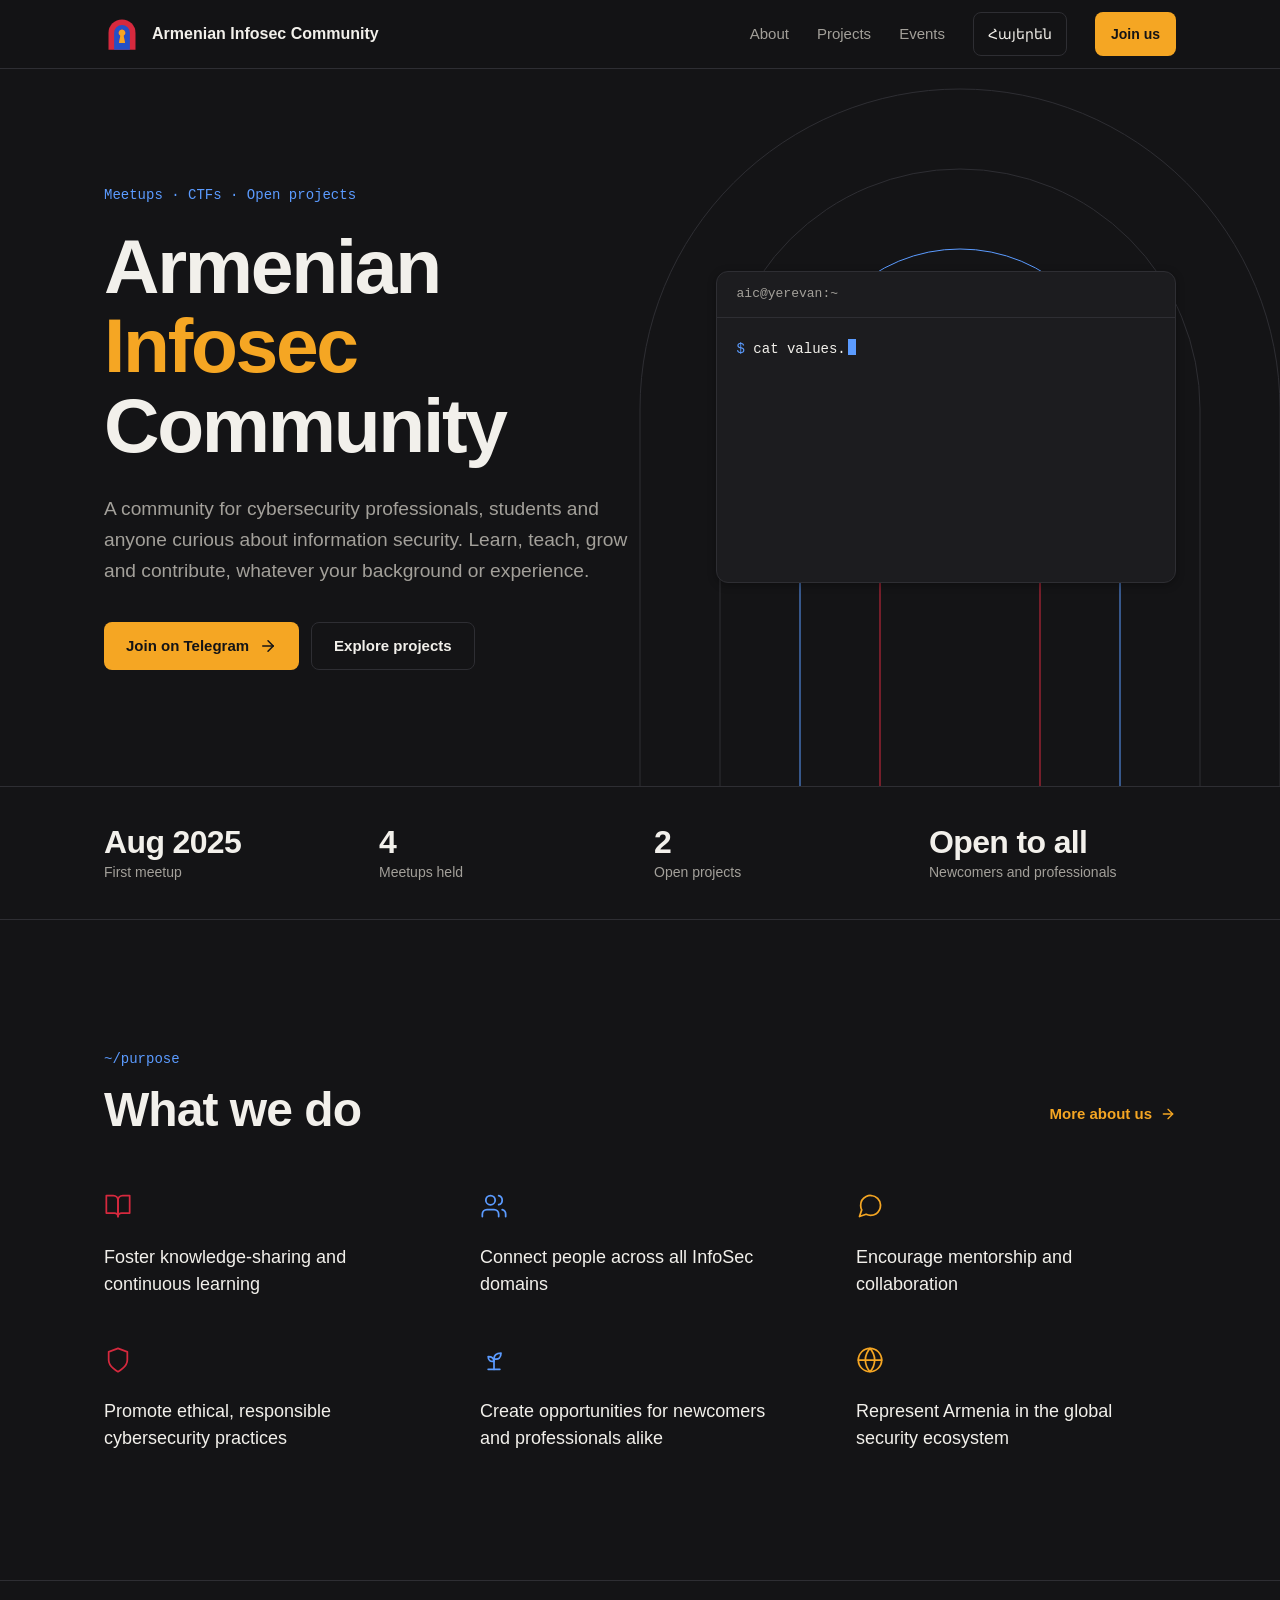
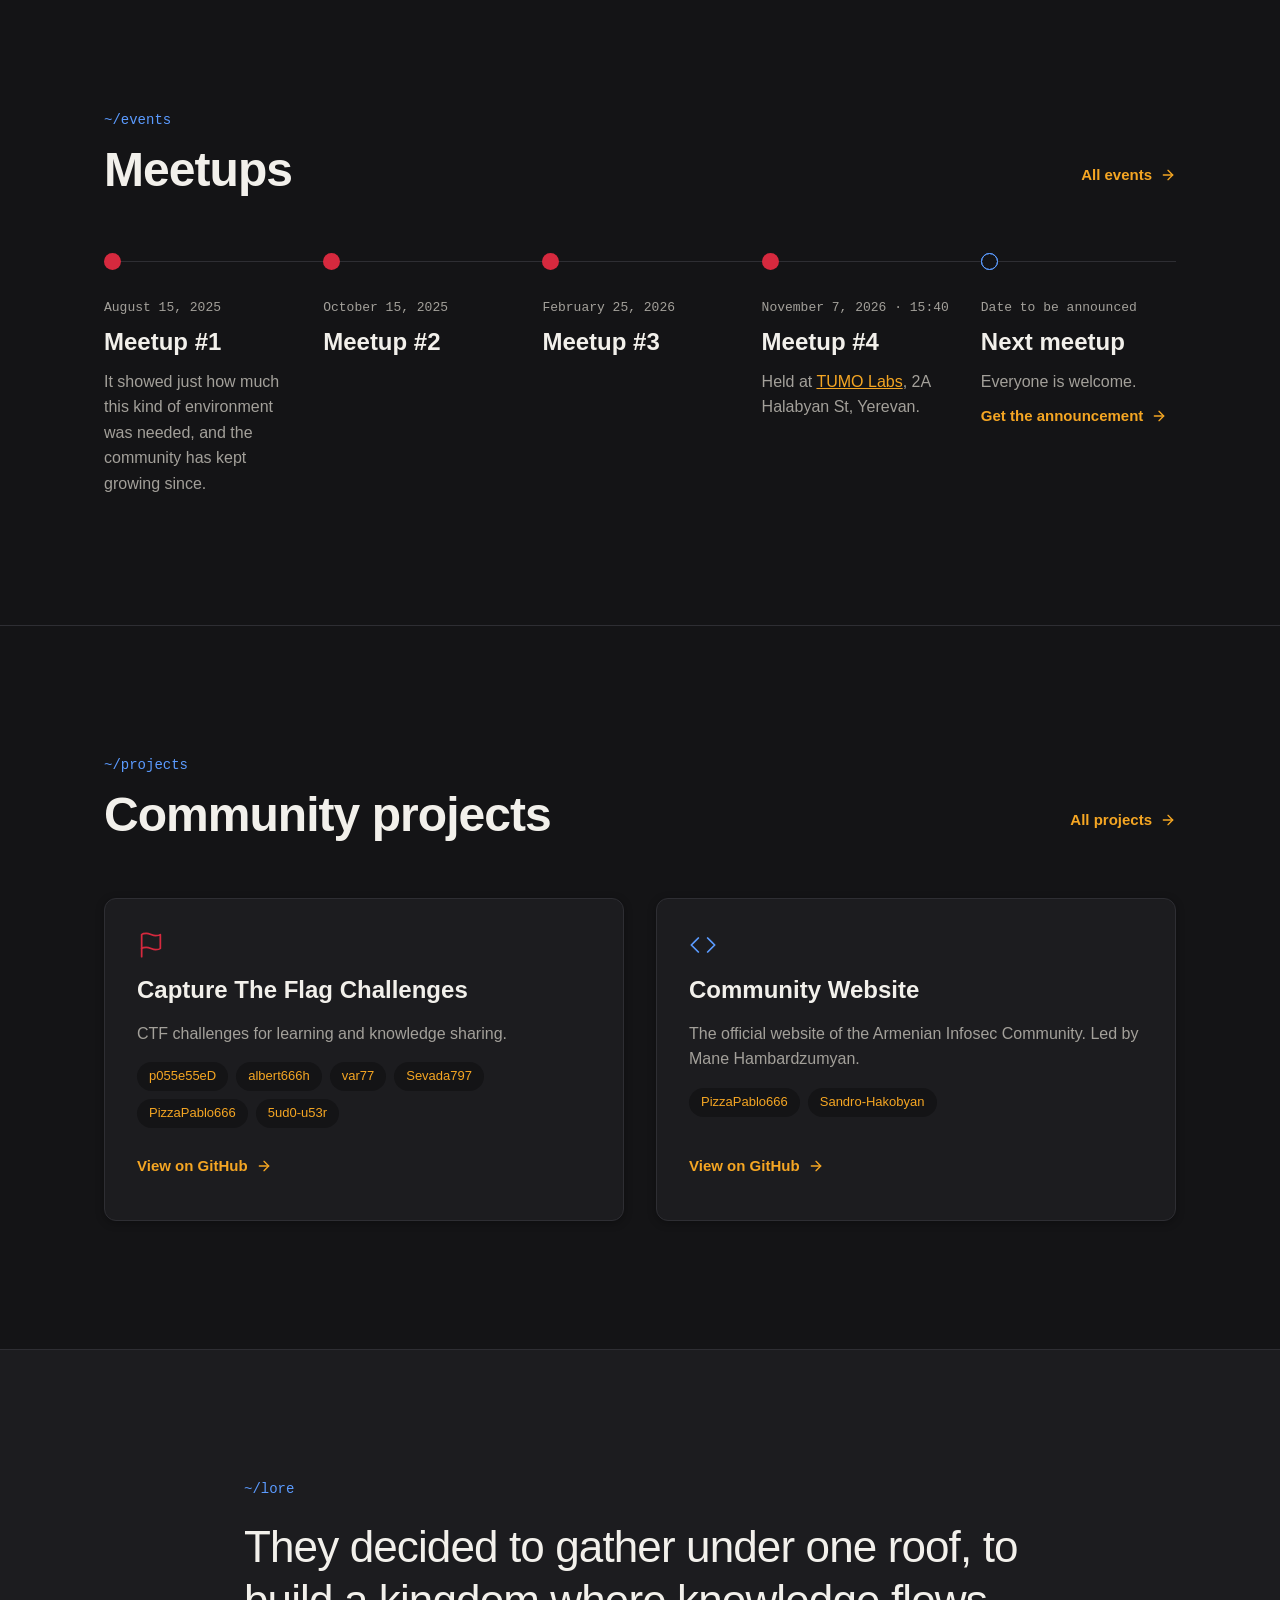
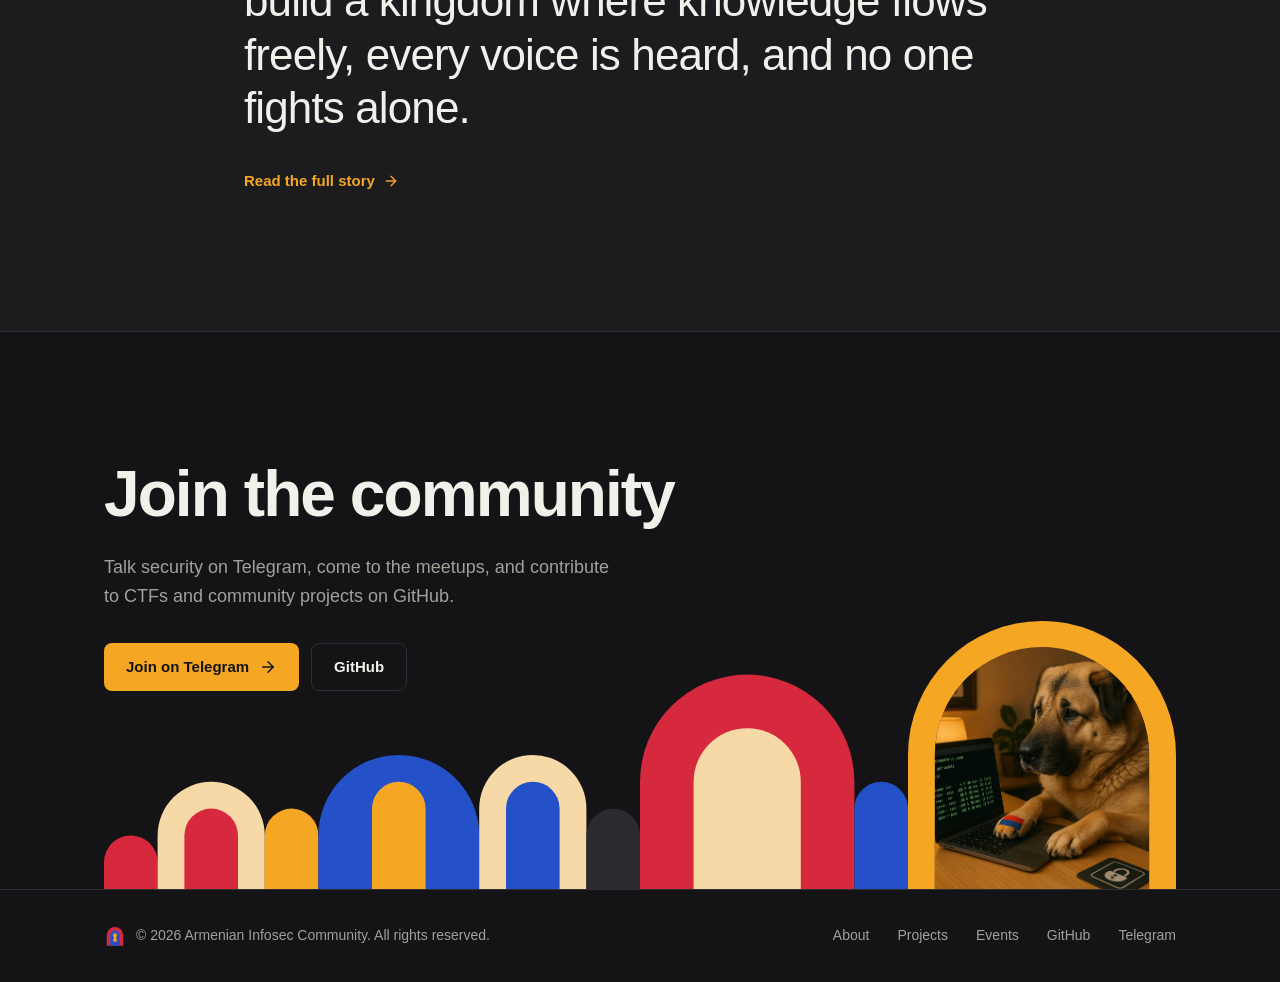
<file: index.html>
<!DOCTYPE html>
<html lang="en">
<head>
    <meta charset="UTF-8">
    <meta name="viewport" content="width=device-width, initial-scale=1.0">
    <title>Armenian Infosec Community</title>
    <meta name="description" content="A community for cybersecurity professionals, students and anyone curious about information security in Armenia.">
    <link rel="icon" href="/images/aic-mark.svg" type="image/svg+xml">
    <link rel="alternate" hreflang="hy" href="https://infosec-community.am/am/">
    <link rel="stylesheet" href="/assets/site.css">
</head>
<body>
    <a class="skip" href="#main">Skip to content</a>
    <header class="site-header">
        <div class="wrap">
            <a class="brand" href="/"><svg aria-hidden="true"><use href="/assets/icons.svg#mark"></use></svg><span>Armenian Infosec Community</span></a>
            <nav class="site-nav" aria-label="Main">
                <a class="navlink" href="/about.html">About</a>
                <a class="navlink" href="/projects.html">Projects</a>
                <a class="navlink" href="/events.html">Events</a>
                <a class="lang" href="/am/" lang="hy">Հայերեն</a>
                <a class="btn btn-primary btn-small" href="https://t.me/+4tjTBk0jC0E3NDRi" target="_blank" rel="noopener">Join us</a>
            </nav>
        </div>
    </header>

    <main id="main">
        <section class="hero">
            <svg class="hero-arches" aria-hidden="true" viewBox="0 0 720 1600">
                <path class="arch" pathLength="1" d="M40 1600 V340 A320 320 0 0 1 680 340 V1600"></path>
                <path class="arch a2" pathLength="1" d="M120 1600 V340 A240 240 0 0 1 600 340 V1600"></path>
                <path class="arch a3" pathLength="1" d="M200 1600 V340 A160 160 0 0 1 520 340 V1600"></path>
                <path class="arch a4" pathLength="1" d="M280 1600 V340 A80 80 0 0 1 440 340 V1600"></path>
            </svg>
            <div class="wrap hero-inner">
                <div class="hero-copy">
                    <p class="label rise">Meetups · CTFs · Open projects</p>
                    <h1 class="rise d1">Armenian <span>Infosec</span> Community</h1>
                    <p class="hero-lede rise d2">A community for cybersecurity professionals, students and anyone curious about information security. Learn, teach, grow and contribute, whatever your background or experience.</p>
                    <div class="btn-row rise d3">
                        <a class="btn btn-primary" href="https://t.me/+4tjTBk0jC0E3NDRi" target="_blank" rel="noopener"><span>Join on Telegram</span><svg aria-hidden="true"><use href="/assets/icons.svg#arrow"></use></svg></a>
                        <a class="btn btn-ghost" href="/projects.html">Explore projects</a>
                    </div>
                </div>
                <div class="terminal rise d4" aria-hidden="true">
                    <div class="term-bar">aic@yerevan:~</div>
                    <div class="term-body">
                        <div class="cmd">cat values.txt</div>
                        <div>be polite</div>
                        <div>don’t judge</div>
                        <div>don’t be toxic</div>
                        <div>constructive discussions only</div>
                        <div>no gatekeeping</div>
                        <div>it’s okay not to know</div>
                        <div class="cmd">./join</div>
                        <div>access granted. welcome to aic.</div>
                        <div class="cmd"></div>
                    </div>
                </div>
            </div>
        </section>

        <div class="facts">
            <div class="wrap">
                <div class="reveal"><div class="fact-value">Aug 2025</div><div class="fact-label">First meetup</div></div>
                <div class="reveal"><div class="fact-value">4</div><div class="fact-label">Meetups held</div></div>
                <div class="reveal"><div class="fact-value">2</div><div class="fact-label">Open projects</div></div>
                <div class="reveal"><div class="fact-value">Open to all</div><div class="fact-label">Newcomers and professionals</div></div>
            </div>
        </div>

        <section class="wrap sec" id="purpose">
            <div class="sec-head">
                <div>
                    <p class="label reveal">~/purpose</p>
                    <h2 class="h2 reveal">What we do</h2>
                </div>
                <a class="textlink reveal" href="/about.html"><span>More about us</span><svg aria-hidden="true"><use href="/assets/icons.svg#arrow"></use></svg></a>
            </div>
            <div class="cells">
                <div class="cell reveal"><svg class="cell-icon" aria-hidden="true"><use href="/assets/icons.svg#book"></use></svg><p>Foster knowledge-sharing and continuous learning</p></div>
                <div class="cell reveal"><svg class="cell-icon" aria-hidden="true"><use href="/assets/icons.svg#users"></use></svg><p>Connect people across all InfoSec domains</p></div>
                <div class="cell reveal"><svg class="cell-icon" aria-hidden="true"><use href="/assets/icons.svg#chat"></use></svg><p>Encourage mentorship and collaboration</p></div>
                <div class="cell reveal"><svg class="cell-icon" aria-hidden="true"><use href="/assets/icons.svg#shield"></use></svg><p>Promote ethical, responsible cybersecurity practices</p></div>
                <div class="cell reveal"><svg class="cell-icon" aria-hidden="true"><use href="/assets/icons.svg#sprout"></use></svg><p>Create opportunities for newcomers and professionals alike</p></div>
                <div class="cell reveal"><svg class="cell-icon" aria-hidden="true"><use href="/assets/icons.svg#globe"></use></svg><p>Represent Armenia in the global security ecosystem</p></div>
            </div>
        </section>

        <section class="rule" id="events">
            <div class="wrap sec">
                <div class="sec-head">
                    <div>
                        <p class="label reveal">~/events</p>
                        <h2 class="h2 reveal">Meetups</h2>
                    </div>
                    <a class="textlink reveal" href="/events.html"><span>All events</span><svg aria-hidden="true"><use href="/assets/icons.svg#arrow"></use></svg></a>
                </div>
                <div class="timeline">
                    <div class="tl-line" aria-hidden="true"></div>
                    <div class="tl-line tl-progress" aria-hidden="true"></div>
                    <div class="tl-grid">
                        <article class="reveal">
                            <div class="dot"></div>
                            <p class="when">August 15, 2025</p>
                            <h3 class="h3">Meetup #1</h3>
                            <p class="muted">It showed just how much this kind of environment was needed, and the community has kept growing since.</p>
                        </article>
                        <article class="reveal">
                            <div class="dot"></div>
                            <p class="when">October 15, 2025</p>
                            <h3 class="h3">Meetup #2</h3>
                        </article>
                        <article class="reveal">
                            <div class="dot"></div>
                            <p class="when">February 25, 2026</p>
                            <h3 class="h3">Meetup #3</h3>
                        </article>
                        <article class="reveal">
                            <div class="dot"></div>
                            <p class="when">November 7, 2026 · 15:40</p>
                            <h3 class="h3">Meetup #4</h3>
                            <p class="muted">Held at <a href="https://tumolabs.am/en/" target="_blank" rel="noopener">TUMO Labs</a>, 2A Halabyan St, Yerevan.</p>
                        </article>
                        <article class="reveal">
                            <div class="dot-next"></div>
                            <p class="when">Date to be announced</p>
                            <h3 class="h3">Next meetup</h3>
                            <p class="muted">Everyone is welcome.</p>
                            <a class="textlink" href="https://t.me/+4tjTBk0jC0E3NDRi" target="_blank" rel="noopener"><span>Get the announcement</span><svg aria-hidden="true"><use href="/assets/icons.svg#arrow"></use></svg></a>
                        </article>
                    </div>
                </div>
            </div>
        </section>

        <section class="rule" id="projects">
            <div class="wrap sec">
                <div class="sec-head">
                    <div>
                        <p class="label reveal">~/projects</p>
                        <h2 class="h2 reveal">Community projects</h2>
                    </div>
                    <a class="textlink reveal" href="/projects.html"><span>All projects</span><svg aria-hidden="true"><use href="/assets/icons.svg#arrow"></use></svg></a>
                </div>
                <div class="cards">
                    <article class="card">
                        <svg class="card-icon ic-red" aria-hidden="true"><use href="/assets/icons.svg#flag"></use></svg>
                        <h3 class="h3">Capture The Flag Challenges</h3>
                        <p class="muted">CTF challenges for learning and knowledge sharing.</p>
                        <div class="chips">
                            <span class="chip">p055e55eD</span><span class="chip">albert666h</span><span class="chip">var77</span><span class="chip">Sevada797</span><span class="chip">PizzaPablo666</span><span class="chip">5ud0-u53r</span>
                        </div>
                        <a class="textlink" href="https://github.com/Armenian-Infosec-Community/CTFs" target="_blank" rel="noopener"><span>View on GitHub</span><svg aria-hidden="true"><use href="/assets/icons.svg#arrow"></use></svg></a>
                    </article>
                    <article class="card">
                        <svg class="card-icon ic-blue" aria-hidden="true"><use href="/assets/icons.svg#code"></use></svg>
                        <h3 class="h3">Community Website</h3>
                        <p class="muted">The official website of the Armenian Infosec Community. Led by Mane Hambardzumyan.</p>
                        <div class="chips">
                            <span class="chip">PizzaPablo666</span><span class="chip">Sandro-Hakobyan</span>
                        </div>
                        <a class="textlink" href="https://github.com/Armenian-Infosec-Community/armenian-infosec-community.github.io" target="_blank" rel="noopener"><span>View on GitHub</span><svg aria-hidden="true"><use href="/assets/icons.svg#arrow"></use></svg></a>
                    </article>
                </div>
            </div>
        </section>

        <section class="lore band">
            <div class="wrap sec">
                <p class="label reveal">~/lore</p>
                <blockquote class="reveal">They decided to gather under one roof, to build a kingdom where knowledge flows freely, every voice is heard, and no one fights alone.</blockquote>
                <a class="textlink reveal" href="/about.html#lore"><span>Read the full story</span><svg aria-hidden="true"><use href="/assets/icons.svg#arrow"></use></svg></a>
            </div>
        </section>

        <section class="join">
            <div class="wrap">
                <div class="arches">
                    <svg aria-hidden="true" viewBox="0 0 1200 300">
                        <g class="arc" style="animation-range: entry 0% entry 45%;"><path fill="#d6293e" d="M0 300 V270 A30 30 0 0 1 60 270 V300 Z"></path></g>
                        <g class="arc" style="animation-range: entry 6% entry 51%;"><path fill="#f7d9a8" d="M60 300 V240 A60 60 0 0 1 180 240 V300 Z"></path><path fill="#d6293e" d="M90 300 V240 A30 30 0 0 1 150 240 V300 Z"></path></g>
                        <g class="arc" style="animation-range: entry 12% entry 57%;"><path fill="#f5a623" d="M180 300 V240 A30 30 0 0 1 240 240 V300 Z"></path></g>
                        <g class="arc" style="animation-range: entry 18% entry 63%;"><path fill="#2450c8" d="M240 300 V240 A90 90 0 0 1 420 240 V300 Z"></path><path fill="#f5a623" d="M300 300 V210 A30 30 0 0 1 360 210 V300 Z"></path></g>
                        <g class="arc" style="animation-range: entry 24% entry 69%;"><path fill="#f7d9a8" d="M420 300 V210 A60 60 0 0 1 540 210 V300 Z"></path><path fill="#2450c8" d="M450 300 V210 A30 30 0 0 1 510 210 V300 Z"></path></g>
                        <g class="arc" style="animation-range: entry 30% entry 75%;"><path fill="#2a2a2f" d="M540 300 V240 A30 30 0 0 1 600 240 V300 Z"></path></g>
                        <g class="arc" style="animation-range: entry 36% entry 81%;"><path fill="#d6293e" d="M600 300 V180 A120 120 0 0 1 840 180 V300 Z"></path><path fill="#f7d9a8" d="M660 300 V180 A60 60 0 0 1 780 180 V300 Z"></path></g>
                        <g class="arc" style="animation-range: entry 42% entry 87%;"><path fill="#2450c8" d="M840 300 V210 A30 30 0 0 1 900 210 V300 Z"></path></g>
                        <g class="arc" style="animation-range: entry 48% entry 93%;"><path fill="#f5a623" d="M900 300 V150 A150 150 0 0 1 1200 150 V300 Z"></path><path fill="#2a2a2f" d="M930 300 V150 A120 120 0 0 1 1170 150 V300 Z"></path></g>
                    </svg>
                    <img class="arc" src="/images/AIC_logo.png" alt="The community’s dog mascot working at a laptop" style="animation-range: entry 48% entry 93%;">
                </div>
                <div class="join-copy reveal">
                    <h2>Join the community</h2>
                    <p>Talk security on Telegram, come to the meetups, and contribute to CTFs and community projects on GitHub.</p>
                    <div class="btn-row">
                        <a class="btn btn-primary" href="https://t.me/+4tjTBk0jC0E3NDRi" target="_blank" rel="noopener"><span>Join on Telegram</span><svg aria-hidden="true"><use href="/assets/icons.svg#arrow"></use></svg></a>
                        <a class="btn btn-ghost" href="https://github.com/Armenian-Infosec-Community" target="_blank" rel="noopener">GitHub</a>
                    </div>
                </div>
            </div>
        </section>
    </main>

    <footer class="site-footer">
        <div class="wrap">
            <span class="copyright"><svg aria-hidden="true"><use href="/assets/icons.svg#mark"></use></svg><span>© 2026 Armenian Infosec Community. All rights reserved.</span></span>
            <nav aria-label="Footer">
                <a class="foot" href="/about.html">About</a>
                <a class="foot" href="/projects.html">Projects</a>
                <a class="foot" href="/events.html">Events</a>
                <a class="foot" href="https://github.com/Armenian-Infosec-Community" target="_blank" rel="noopener">GitHub</a>
                <a class="foot" href="https://t.me/+4tjTBk0jC0E3NDRi" target="_blank" rel="noopener">Telegram</a>
            </nav>
        </div>
    </footer>
    <script src="/assets/site.js" defer></script>
</body>
</html>
</file>
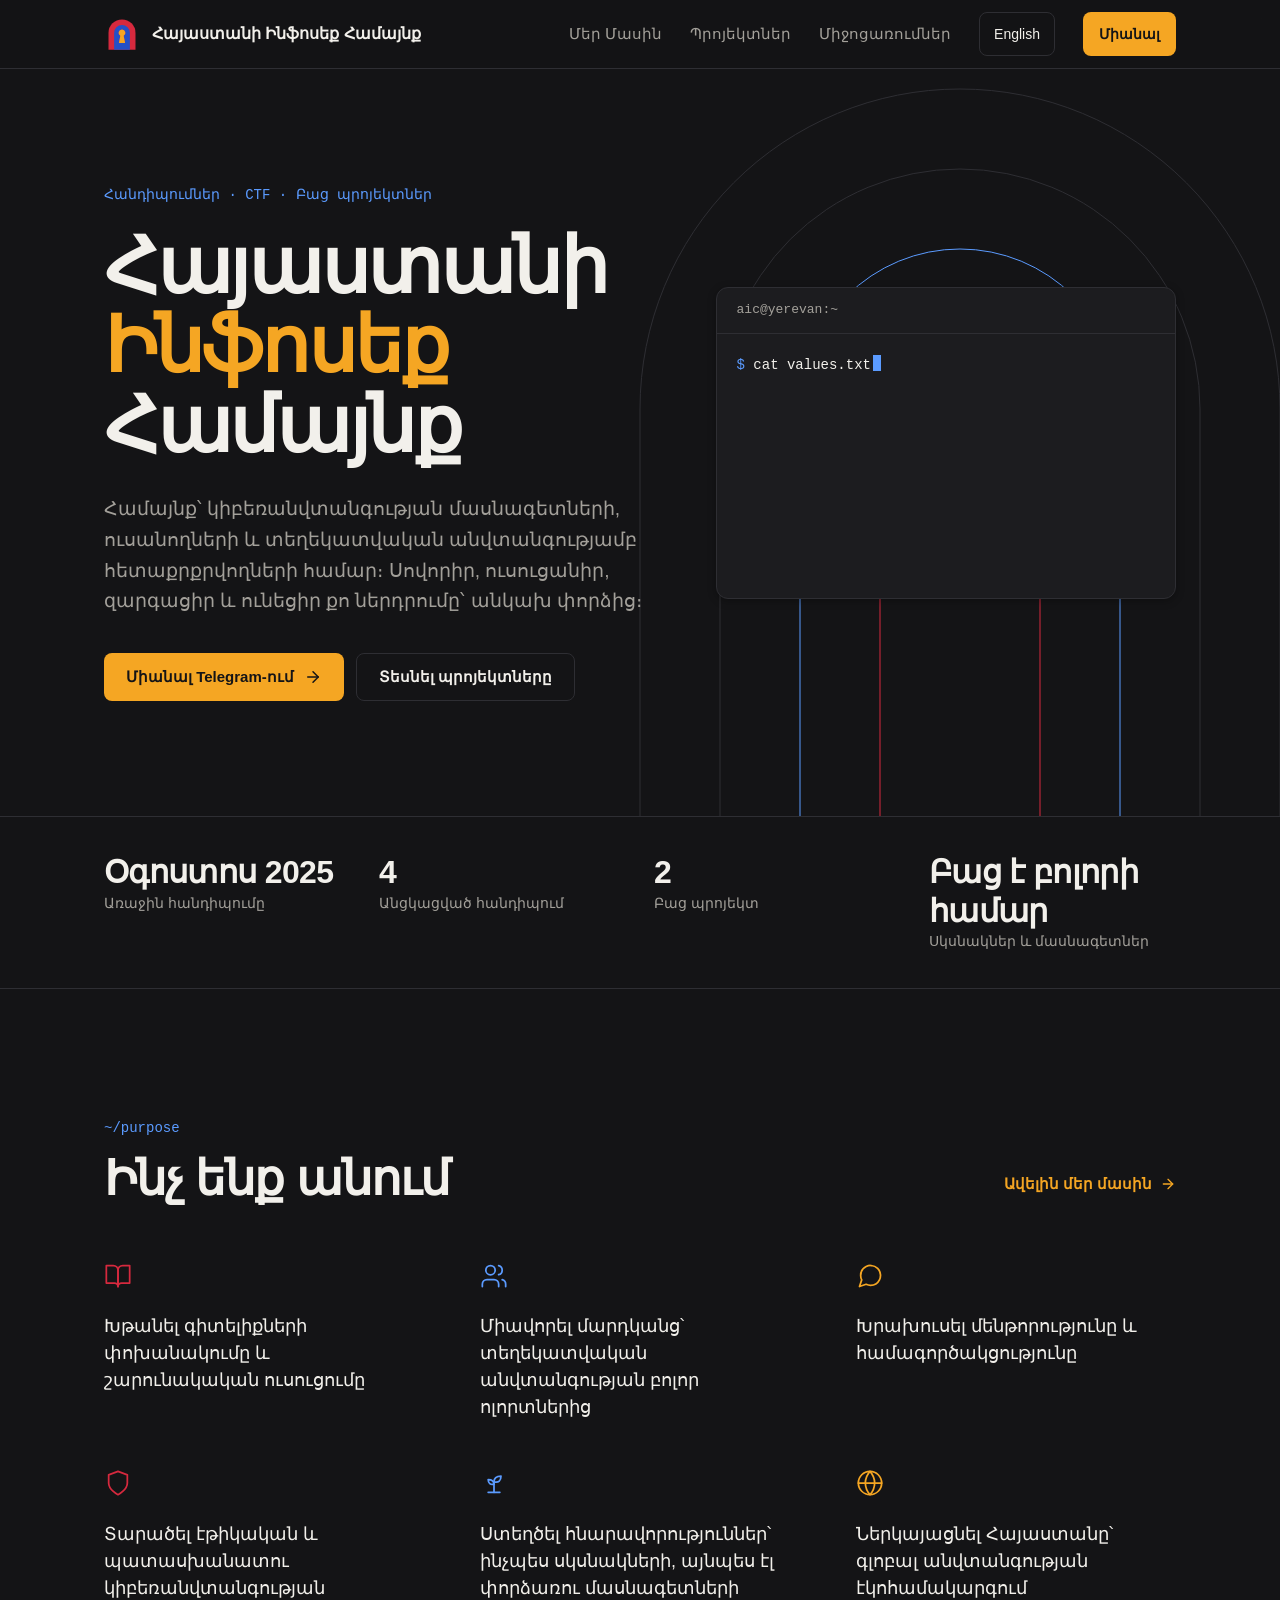
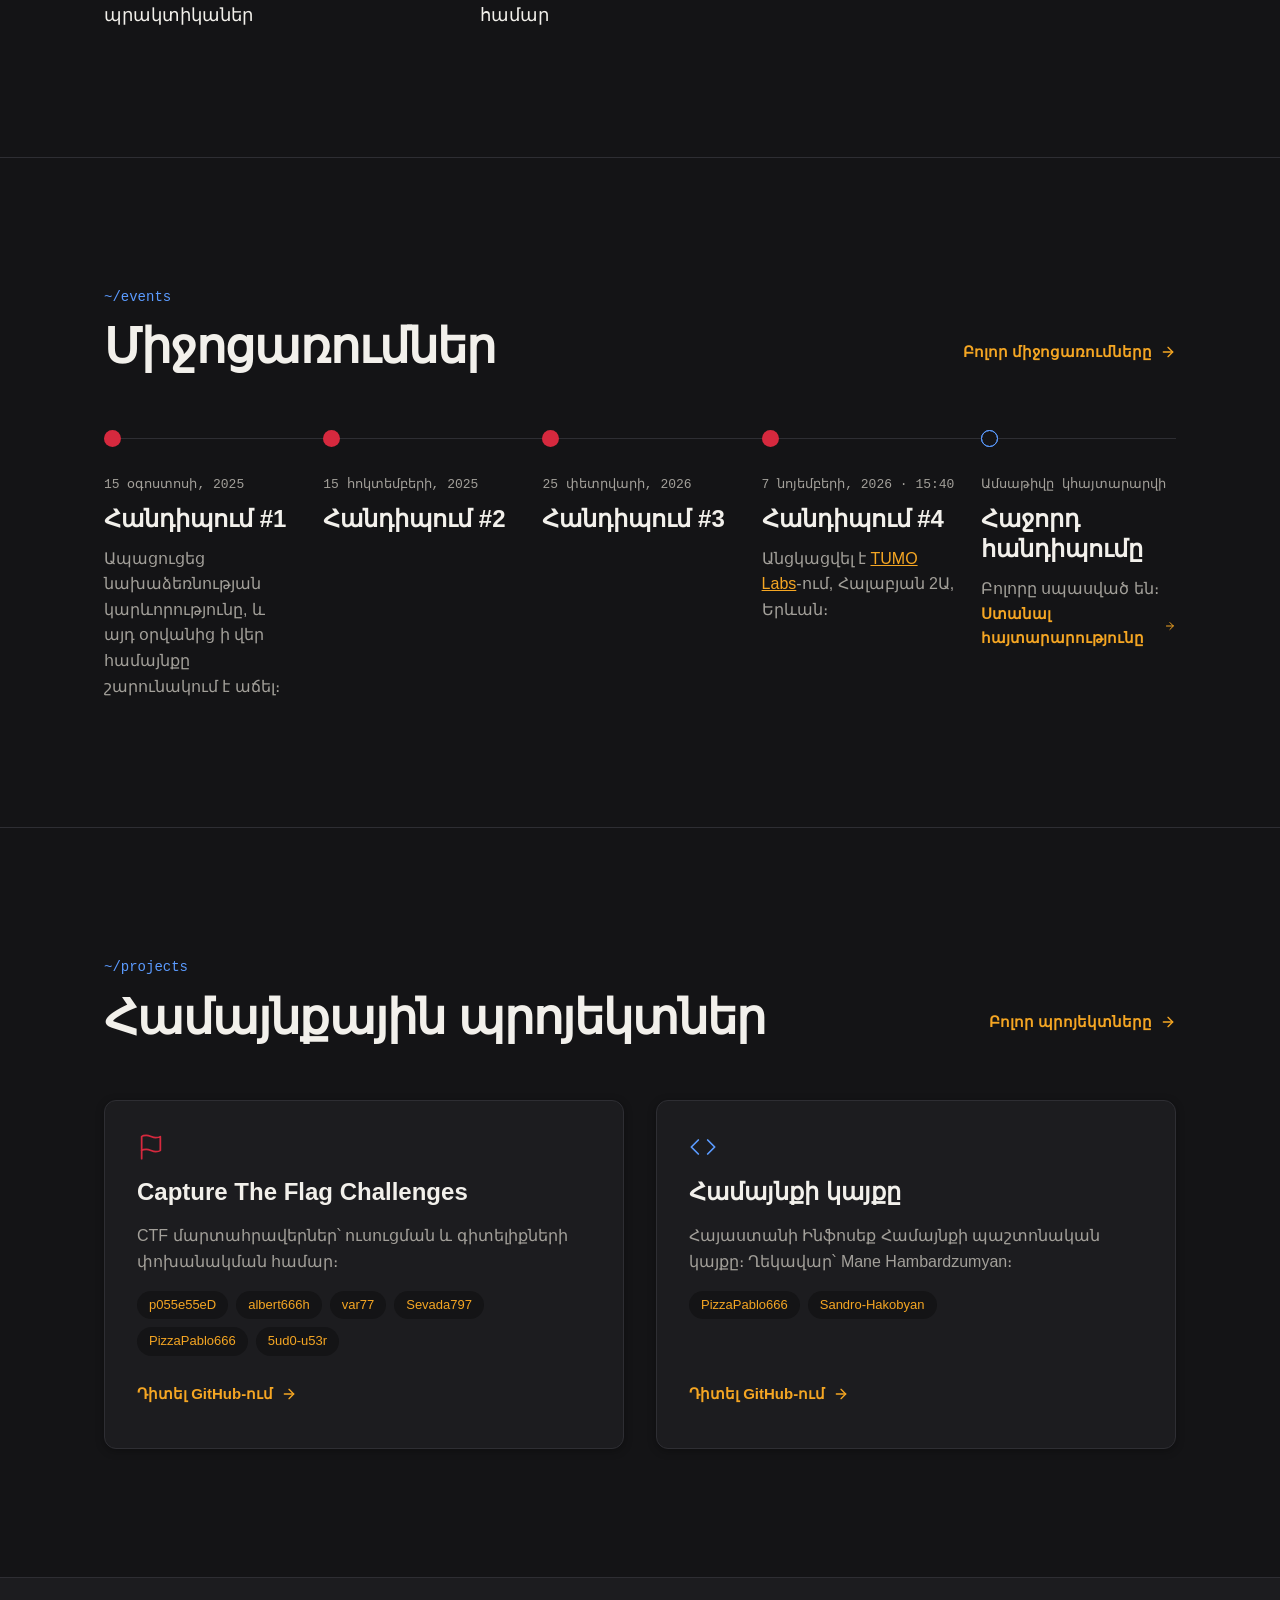
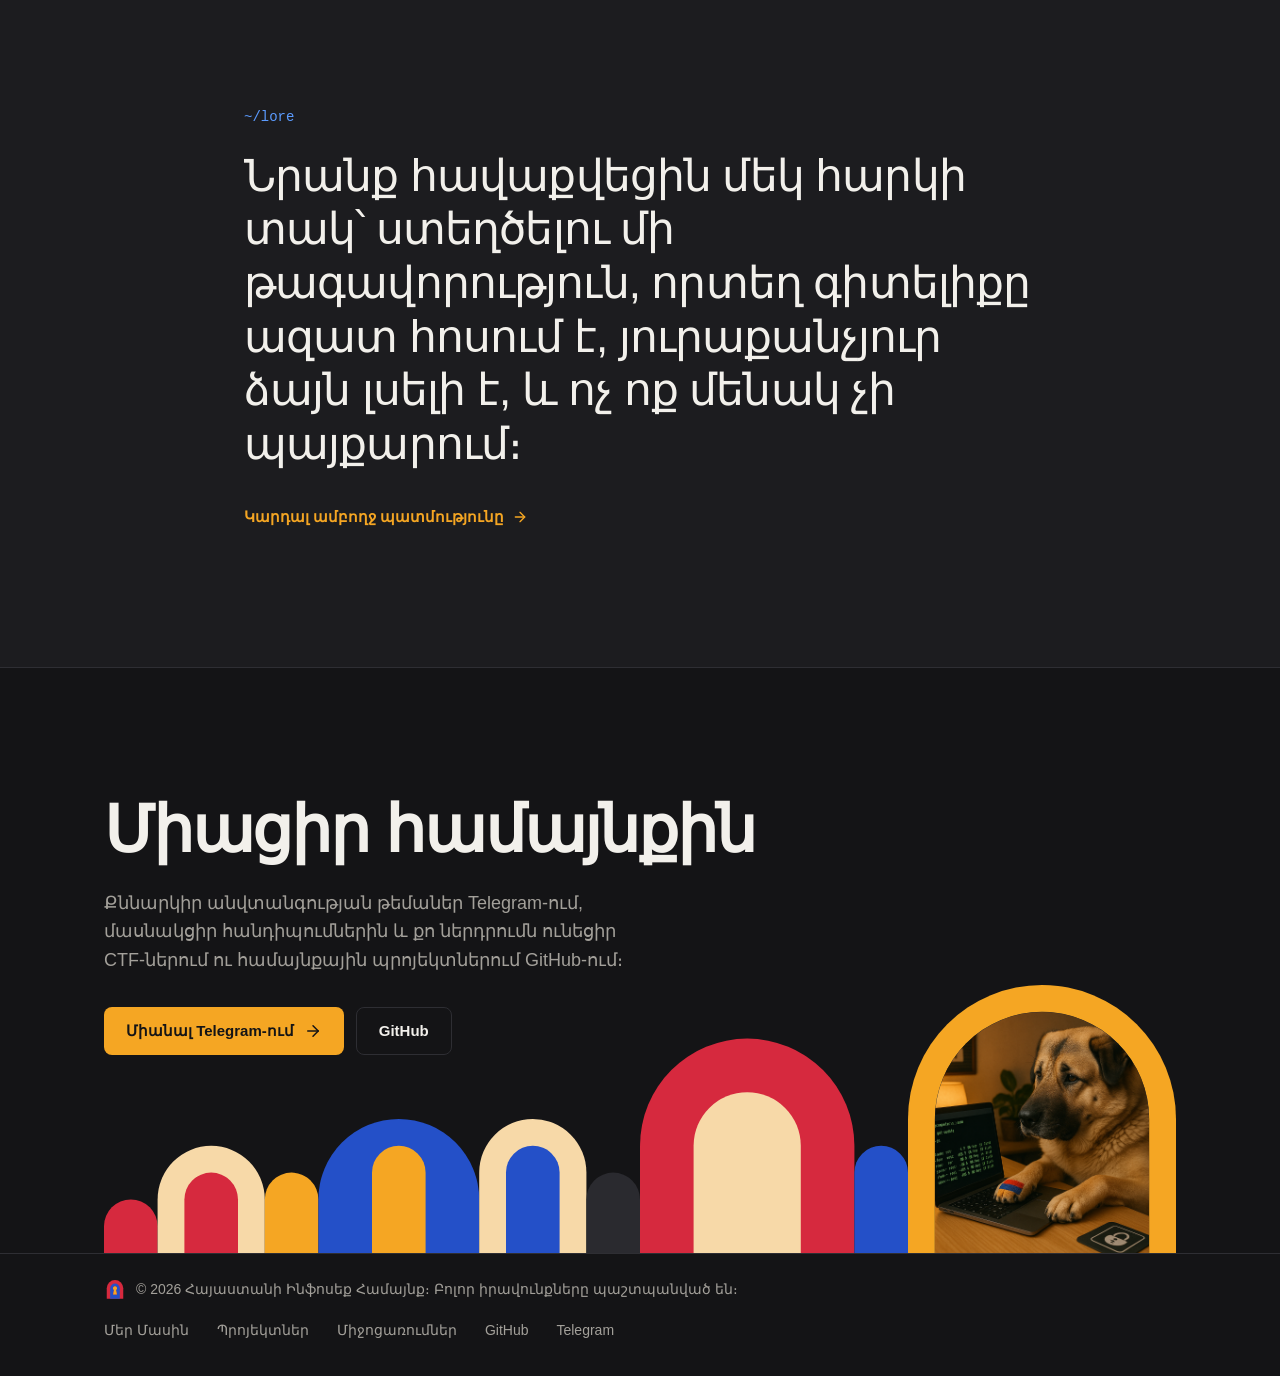
<file: am/index.html>
<!DOCTYPE html>
<html lang="hy">
<head>
    <meta charset="UTF-8">
    <meta name="viewport" content="width=device-width, initial-scale=1.0">
    <title>Հայաստանի Ինֆոսեք Համայնք</title>
    <meta name="description" content="Համայնք՝ կիբեռանվտանգության մասնագետների, ուսանողների և տեղեկատվական անվտանգությամբ հետաքրքրվողների համար։">
    <link rel="icon" href="/images/aic-mark.svg" type="image/svg+xml">
    <link rel="alternate" hreflang="en" href="https://infosec-community.am/">
    <link rel="stylesheet" href="/assets/site.css">
</head>
<body>
    <a class="skip" href="#main">Անցնել բովանդակությանը</a>
    <header class="site-header">
        <div class="wrap">
            <a class="brand" href="/am/"><svg aria-hidden="true"><use href="/assets/icons.svg#mark"></use></svg><span>Հայաստանի Ինֆոսեք Համայնք</span></a>
            <nav class="site-nav" aria-label="Հիմնական">
                <a class="navlink" href="/am/about.html">Մեր Մասին</a>
                <a class="navlink" href="/am/projects.html">Պրոյեկտներ</a>
                <a class="navlink" href="/am/events.html">Միջոցառումներ</a>
                <a class="lang" href="/" lang="en">English</a>
                <a class="btn btn-primary btn-small" href="https://t.me/+4tjTBk0jC0E3NDRi" target="_blank" rel="noopener">Միանալ</a>
            </nav>
        </div>
    </header>

    <main id="main">
        <section class="hero">
            <svg class="hero-arches" aria-hidden="true" viewBox="0 0 720 1600">
                <path class="arch" pathLength="1" d="M40 1600 V340 A320 320 0 0 1 680 340 V1600"></path>
                <path class="arch a2" pathLength="1" d="M120 1600 V340 A240 240 0 0 1 600 340 V1600"></path>
                <path class="arch a3" pathLength="1" d="M200 1600 V340 A160 160 0 0 1 520 340 V1600"></path>
                <path class="arch a4" pathLength="1" d="M280 1600 V340 A80 80 0 0 1 440 340 V1600"></path>
            </svg>
            <div class="wrap hero-inner">
                <div class="hero-copy">
                    <p class="label rise">Հանդիպումներ · CTF · Բաց պրոյեկտներ</p>
                    <h1 class="rise d1">Հայաստանի <span>Ինֆոսեք</span> Համայնք</h1>
                    <p class="hero-lede rise d2">Համայնք՝ կիբեռանվտանգության մասնագետների, ուսանողների և տեղեկատվական անվտանգությամբ հետաքրքրվողների համար։ Սովորիր, ուսուցանիր, զարգացիր և ունեցիր քո ներդրումը՝ անկախ փորձից։</p>
                    <div class="btn-row rise d3">
                        <a class="btn btn-primary" href="https://t.me/+4tjTBk0jC0E3NDRi" target="_blank" rel="noopener"><span>Միանալ Telegram-ում</span><svg aria-hidden="true"><use href="/assets/icons.svg#arrow"></use></svg></a>
                        <a class="btn btn-ghost" href="/am/projects.html">Տեսնել պրոյեկտները</a>
                    </div>
                </div>
                <div class="terminal rise d4" aria-hidden="true">
                    <div class="term-bar">aic@yerevan:~</div>
                    <div class="term-body">
                        <div class="cmd">cat values.txt</div>
                        <div>եղիր հարգալից ու քաղաքավարի</div>
                        <div>մի քննադատիր</div>
                        <div>մի եղիր տոքսիկ</div>
                        <div>պահպանել միայն կոնստրուկտիվ դիսկուսիաներ</div>
                        <div>պահպանել թափանցիկություն</div>
                        <div>նորմալ է չիմանալը</div>
                        <div class="cmd">./join</div>
                        <div>մուտքը թույլատրված է։ բարի գալուստ aic։</div>
                        <div class="cmd"></div>
                    </div>
                </div>
            </div>
        </section>

        <div class="facts">
            <div class="wrap">
                <div class="reveal"><div class="fact-value">Օգոստոս 2025</div><div class="fact-label">Առաջին հանդիպումը</div></div>
                <div class="reveal"><div class="fact-value">4</div><div class="fact-label">Անցկացված հանդիպում</div></div>
                <div class="reveal"><div class="fact-value">2</div><div class="fact-label">Բաց պրոյեկտ</div></div>
                <div class="reveal"><div class="fact-value">Բաց է բոլորի համար</div><div class="fact-label">Սկսնակներ և մասնագետներ</div></div>
            </div>
        </div>

        <section class="wrap sec" id="purpose">
            <div class="sec-head">
                <div>
                    <p class="label reveal">~/purpose</p>
                    <h2 class="h2 reveal">Ինչ ենք անում</h2>
                </div>
                <a class="textlink reveal" href="/am/about.html"><span>Ավելին մեր մասին</span><svg aria-hidden="true"><use href="/assets/icons.svg#arrow"></use></svg></a>
            </div>
            <div class="cells">
                <div class="cell reveal"><svg class="cell-icon" aria-hidden="true"><use href="/assets/icons.svg#book"></use></svg><p>Խթանել գիտելիքների փոխանակումը և շարունակական ուսուցումը</p></div>
                <div class="cell reveal"><svg class="cell-icon" aria-hidden="true"><use href="/assets/icons.svg#users"></use></svg><p>Միավորել մարդկանց՝ տեղեկատվական անվտանգության բոլոր ոլորտներից</p></div>
                <div class="cell reveal"><svg class="cell-icon" aria-hidden="true"><use href="/assets/icons.svg#chat"></use></svg><p>Խրախուսել մենթորությունը և համագործակցությունը</p></div>
                <div class="cell reveal"><svg class="cell-icon" aria-hidden="true"><use href="/assets/icons.svg#shield"></use></svg><p>Տարածել էթիկական և պատասխանատու կիբեռանվտանգության պրակտիկաներ</p></div>
                <div class="cell reveal"><svg class="cell-icon" aria-hidden="true"><use href="/assets/icons.svg#sprout"></use></svg><p>Ստեղծել հնարավորություններ՝ ինչպես սկսնակների, այնպես էլ փորձառու մասնագետների համար</p></div>
                <div class="cell reveal"><svg class="cell-icon" aria-hidden="true"><use href="/assets/icons.svg#globe"></use></svg><p>Ներկայացնել Հայաստանը՝ գլոբալ անվտանգության էկոհամակարգում</p></div>
            </div>
        </section>

        <section class="rule" id="events">
            <div class="wrap sec">
                <div class="sec-head">
                    <div>
                        <p class="label reveal">~/events</p>
                        <h2 class="h2 reveal">Միջոցառումներ</h2>
                    </div>
                    <a class="textlink reveal" href="/am/events.html"><span>Բոլոր միջոցառումները</span><svg aria-hidden="true"><use href="/assets/icons.svg#arrow"></use></svg></a>
                </div>
                <div class="timeline">
                    <div class="tl-line" aria-hidden="true"></div>
                    <div class="tl-line tl-progress" aria-hidden="true"></div>
                    <div class="tl-grid">
                        <article class="reveal">
                            <div class="dot"></div>
                            <p class="when">15 օգոստոսի, 2025</p>
                            <h3 class="h3">Հանդիպում #1</h3>
                            <p class="muted">Ապացուցեց նախաձեռնության կարևորությունը, և այդ օրվանից ի վեր համայնքը շարունակում է աճել։</p>
                        </article>
                        <article class="reveal">
                            <div class="dot"></div>
                            <p class="when">15 հոկտեմբերի, 2025</p>
                            <h3 class="h3">Հանդիպում #2</h3>
                        </article>
                        <article class="reveal">
                            <div class="dot"></div>
                            <p class="when">25 փետրվարի, 2026</p>
                            <h3 class="h3">Հանդիպում #3</h3>
                        </article>
                        <article class="reveal">
                            <div class="dot"></div>
                            <p class="when">7 նոյեմբերի, 2026 · 15:40</p>
                            <h3 class="h3">Հանդիպում #4</h3>
                            <p class="muted">Անցկացվել է <a href="https://tumolabs.am/en/" target="_blank" rel="noopener">TUMO Labs</a>-ում, Հալաբյան 2Ա, Երևան։</p>
                        </article>
                        <article class="reveal">
                            <div class="dot-next"></div>
                            <p class="when">Ամսաթիվը կհայտարարվի</p>
                            <h3 class="h3">Հաջորդ հանդիպումը</h3>
                            <p class="muted">Բոլորը սպասված են։</p>
                            <a class="textlink" href="https://t.me/+4tjTBk0jC0E3NDRi" target="_blank" rel="noopener"><span>Ստանալ հայտարարությունը</span><svg aria-hidden="true"><use href="/assets/icons.svg#arrow"></use></svg></a>
                        </article>
                    </div>
                </div>
            </div>
        </section>

        <section class="rule" id="projects">
            <div class="wrap sec">
                <div class="sec-head">
                    <div>
                        <p class="label reveal">~/projects</p>
                        <h2 class="h2 reveal">Համայնքային պրոյեկտներ</h2>
                    </div>
                    <a class="textlink reveal" href="/am/projects.html"><span>Բոլոր պրոյեկտները</span><svg aria-hidden="true"><use href="/assets/icons.svg#arrow"></use></svg></a>
                </div>
                <div class="cards">
                    <article class="card">
                        <svg class="card-icon ic-red" aria-hidden="true"><use href="/assets/icons.svg#flag"></use></svg>
                        <h3 class="h3">Capture The Flag Challenges</h3>
                        <p class="muted">CTF մարտահրավերներ՝ ուսուցման և գիտելիքների փոխանակման համար։</p>
                        <div class="chips">
                            <span class="chip">p055e55eD</span><span class="chip">albert666h</span><span class="chip">var77</span><span class="chip">Sevada797</span><span class="chip">PizzaPablo666</span><span class="chip">5ud0-u53r</span>
                        </div>
                        <a class="textlink" href="https://github.com/Armenian-Infosec-Community/CTFs" target="_blank" rel="noopener"><span>Դիտել GitHub-ում</span><svg aria-hidden="true"><use href="/assets/icons.svg#arrow"></use></svg></a>
                    </article>
                    <article class="card">
                        <svg class="card-icon ic-blue" aria-hidden="true"><use href="/assets/icons.svg#code"></use></svg>
                        <h3 class="h3">Համայնքի կայքը</h3>
                        <p class="muted">Հայաստանի Ինֆոսեք Համայնքի պաշտոնական կայքը։ Ղեկավար՝ Mane Hambardzumyan։</p>
                        <div class="chips">
                            <span class="chip">PizzaPablo666</span><span class="chip">Sandro-Hakobyan</span>
                        </div>
                        <a class="textlink" href="https://github.com/Armenian-Infosec-Community/armenian-infosec-community.github.io" target="_blank" rel="noopener"><span>Դիտել GitHub-ում</span><svg aria-hidden="true"><use href="/assets/icons.svg#arrow"></use></svg></a>
                    </article>
                </div>
            </div>
        </section>

        <section class="lore band">
            <div class="wrap sec">
                <p class="label reveal">~/lore</p>
                <blockquote class="reveal">Նրանք հավաքվեցին մեկ հարկի տակ՝ ստեղծելու մի թագավորություն, որտեղ գիտելիքը ազատ հոսում է, յուրաքանչյուր ձայն լսելի է, և ոչ ոք մենակ չի պայքարում։</blockquote>
                <a class="textlink reveal" href="/am/about.html#lore"><span>Կարդալ ամբողջ պատմությունը</span><svg aria-hidden="true"><use href="/assets/icons.svg#arrow"></use></svg></a>
            </div>
        </section>

        <section class="join">
            <div class="wrap">
                <div class="arches">
                    <svg aria-hidden="true" viewBox="0 0 1200 300">
                        <g class="arc" style="animation-range: entry 0% entry 45%;"><path fill="#d6293e" d="M0 300 V270 A30 30 0 0 1 60 270 V300 Z"></path></g>
                        <g class="arc" style="animation-range: entry 6% entry 51%;"><path fill="#f7d9a8" d="M60 300 V240 A60 60 0 0 1 180 240 V300 Z"></path><path fill="#d6293e" d="M90 300 V240 A30 30 0 0 1 150 240 V300 Z"></path></g>
                        <g class="arc" style="animation-range: entry 12% entry 57%;"><path fill="#f5a623" d="M180 300 V240 A30 30 0 0 1 240 240 V300 Z"></path></g>
                        <g class="arc" style="animation-range: entry 18% entry 63%;"><path fill="#2450c8" d="M240 300 V240 A90 90 0 0 1 420 240 V300 Z"></path><path fill="#f5a623" d="M300 300 V210 A30 30 0 0 1 360 210 V300 Z"></path></g>
                        <g class="arc" style="animation-range: entry 24% entry 69%;"><path fill="#f7d9a8" d="M420 300 V210 A60 60 0 0 1 540 210 V300 Z"></path><path fill="#2450c8" d="M450 300 V210 A30 30 0 0 1 510 210 V300 Z"></path></g>
                        <g class="arc" style="animation-range: entry 30% entry 75%;"><path fill="#2a2a2f" d="M540 300 V240 A30 30 0 0 1 600 240 V300 Z"></path></g>
                        <g class="arc" style="animation-range: entry 36% entry 81%;"><path fill="#d6293e" d="M600 300 V180 A120 120 0 0 1 840 180 V300 Z"></path><path fill="#f7d9a8" d="M660 300 V180 A60 60 0 0 1 780 180 V300 Z"></path></g>
                        <g class="arc" style="animation-range: entry 42% entry 87%;"><path fill="#2450c8" d="M840 300 V210 A30 30 0 0 1 900 210 V300 Z"></path></g>
                        <g class="arc" style="animation-range: entry 48% entry 93%;"><path fill="#f5a623" d="M900 300 V150 A150 150 0 0 1 1200 150 V300 Z"></path><path fill="#2a2a2f" d="M930 300 V150 A120 120 0 0 1 1170 150 V300 Z"></path></g>
                    </svg>
                    <img class="arc" src="/images/AIC_logo.png" alt="Համայնքի թալիսման շունը՝ նոթբուքի մոտ" style="animation-range: entry 48% entry 93%;">
                </div>
                <div class="join-copy reveal">
                    <h2>Միացիր համայնքին</h2>
                    <p>Քննարկիր անվտանգության թեմաներ Telegram-ում, մասնակցիր հանդիպումներին և քո ներդրումն ունեցիր CTF-ներում ու համայնքային պրոյեկտներում GitHub-ում։</p>
                    <div class="btn-row">
                        <a class="btn btn-primary" href="https://t.me/+4tjTBk0jC0E3NDRi" target="_blank" rel="noopener"><span>Միանալ Telegram-ում</span><svg aria-hidden="true"><use href="/assets/icons.svg#arrow"></use></svg></a>
                        <a class="btn btn-ghost" href="https://github.com/Armenian-Infosec-Community" target="_blank" rel="noopener">GitHub</a>
                    </div>
                </div>
            </div>
        </section>
    </main>

    <footer class="site-footer">
        <div class="wrap">
            <span class="copyright"><svg aria-hidden="true"><use href="/assets/icons.svg#mark"></use></svg><span>© 2026 Հայաստանի Ինֆոսեք Համայնք։ Բոլոր իրավունքները պաշտպանված են։</span></span>
            <nav aria-label="Ստորին">
                <a class="foot" href="/am/about.html">Մեր Մասին</a>
                <a class="foot" href="/am/projects.html">Պրոյեկտներ</a>
                <a class="foot" href="/am/events.html">Միջոցառումներ</a>
                <a class="foot" href="https://github.com/Armenian-Infosec-Community" target="_blank" rel="noopener">GitHub</a>
                <a class="foot" href="https://t.me/+4tjTBk0jC0E3NDRi" target="_blank" rel="noopener">Telegram</a>
            </nav>
        </div>
    </footer>
    <script src="/assets/site.js" defer></script>
</body>
</html>
</file>
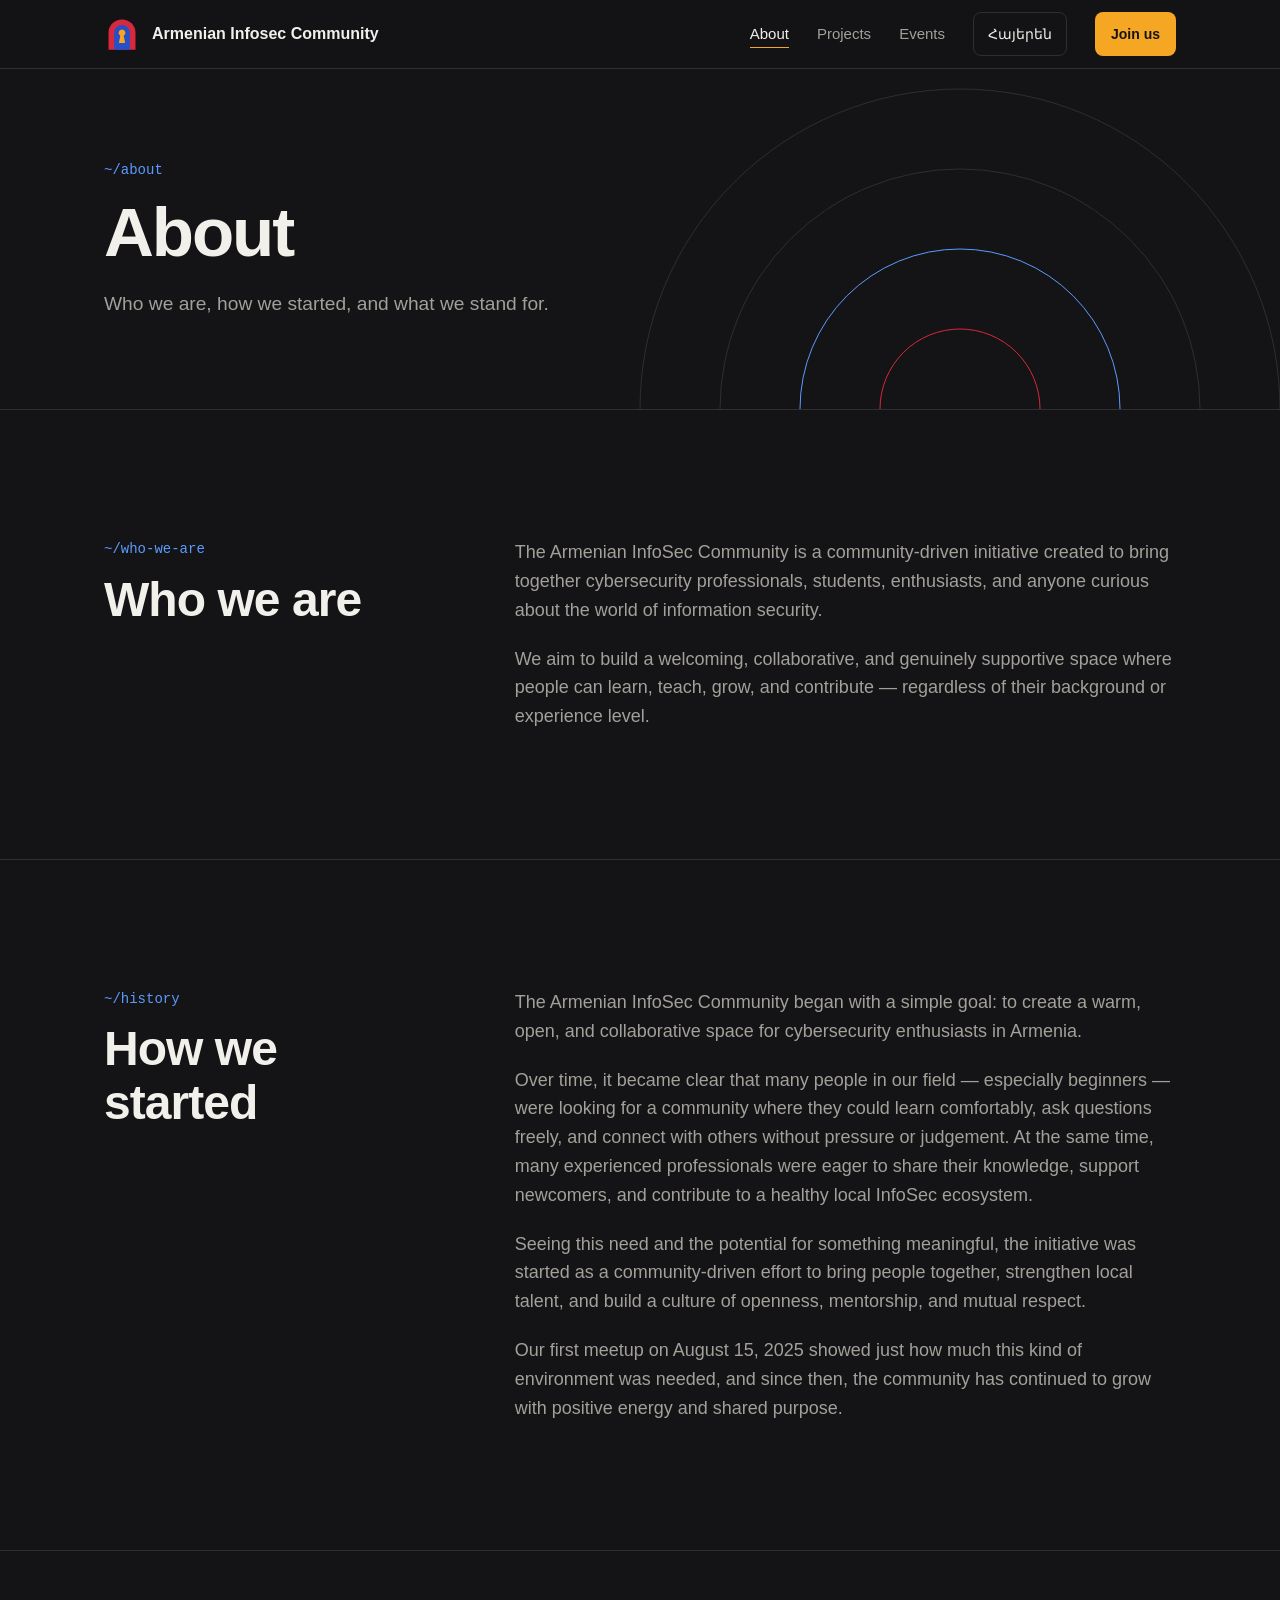
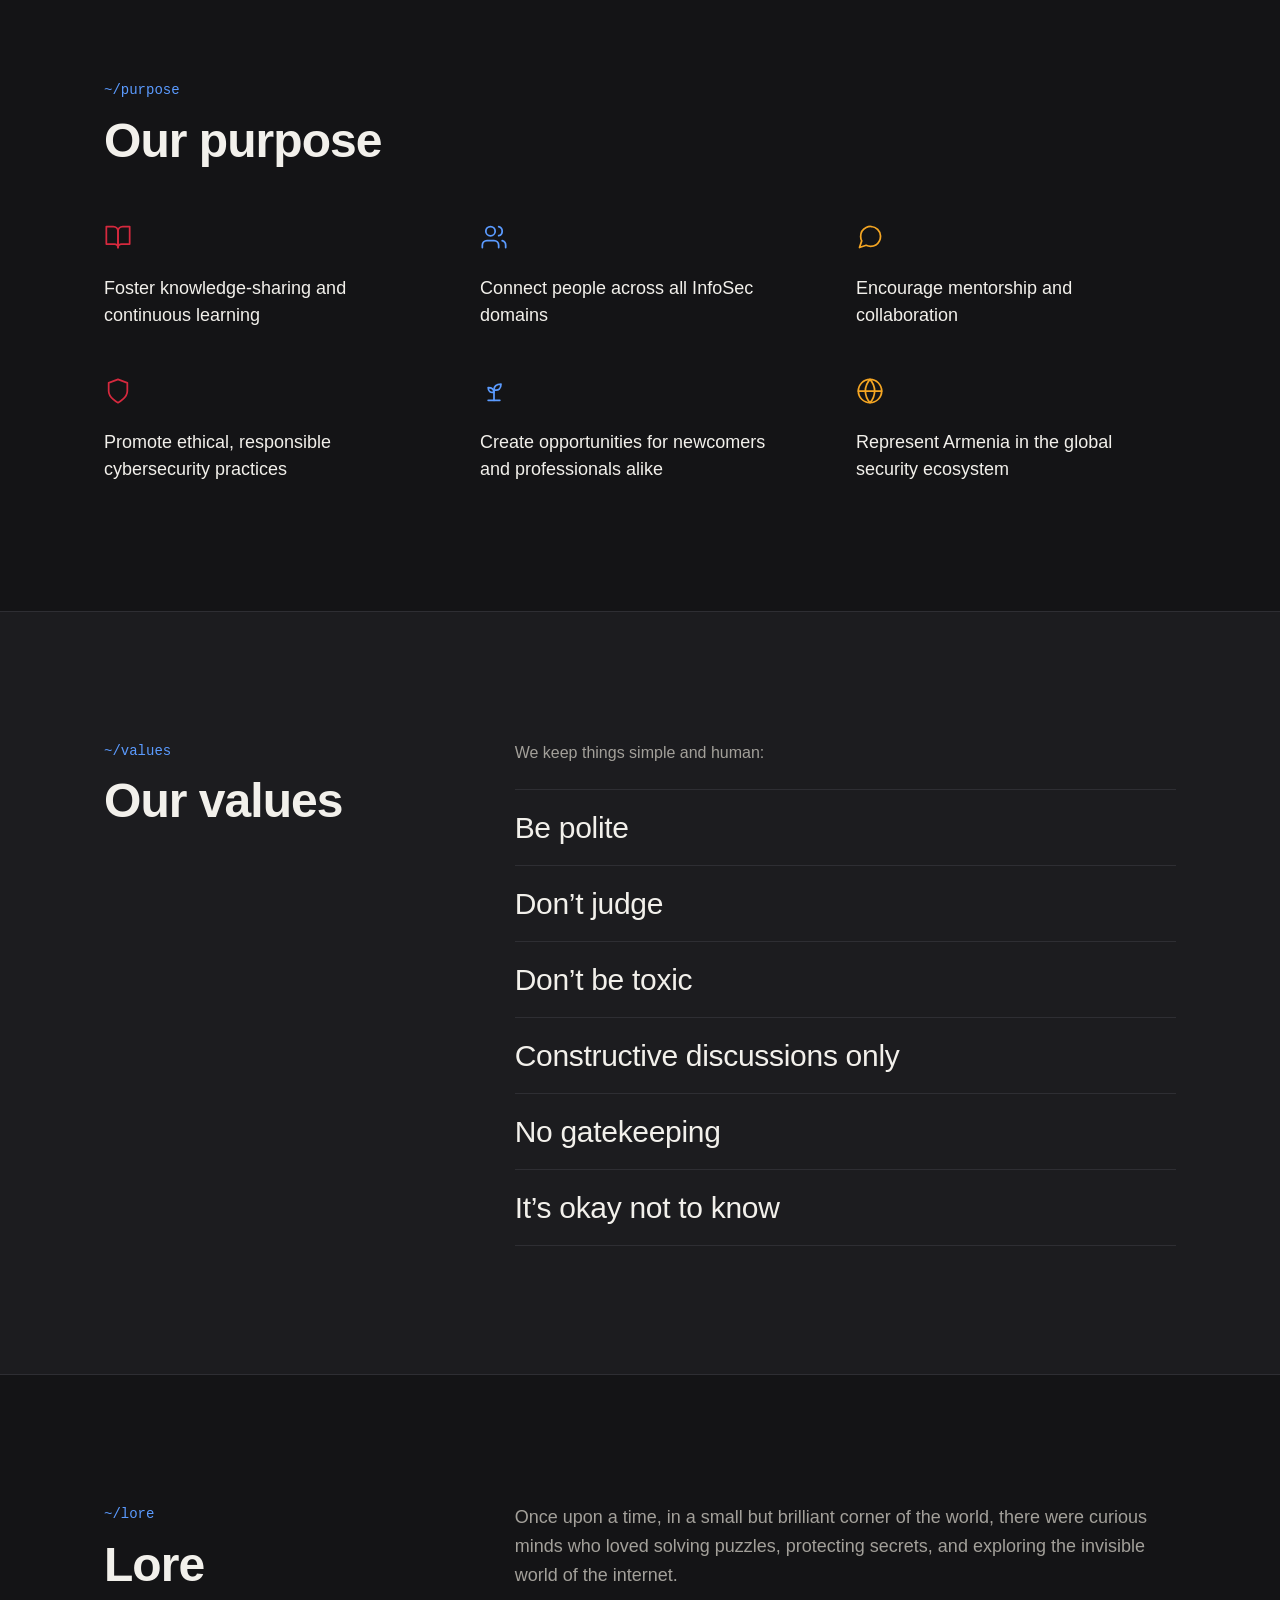
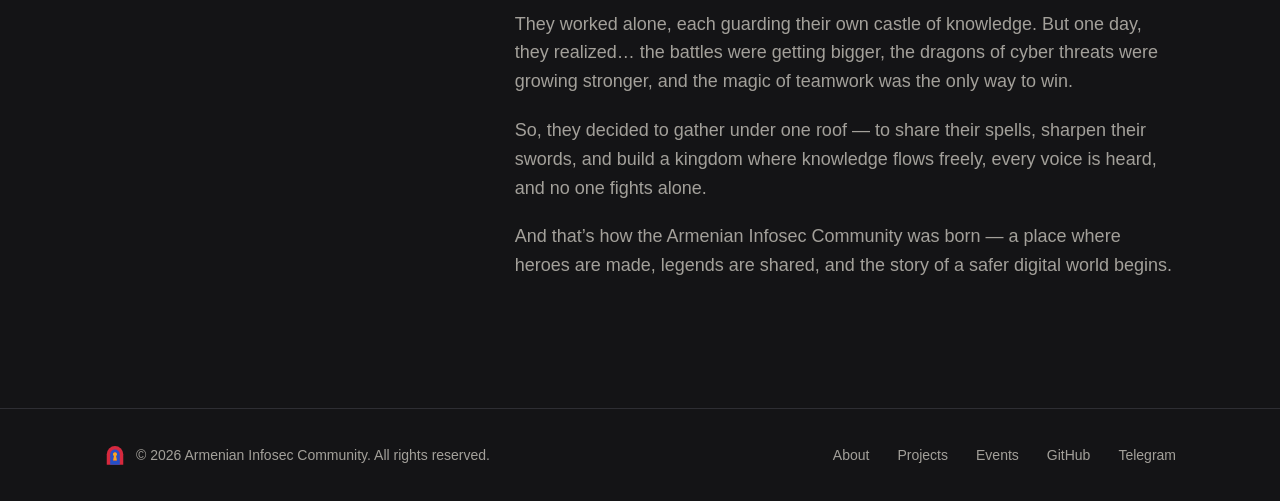
<file: about.html>
<!DOCTYPE html>
<html lang="en">
<head>
    <meta charset="UTF-8">
    <meta name="viewport" content="width=device-width, initial-scale=1.0">
    <title>About | Armenian Infosec Community</title>
    <meta name="description" content="Who we are, how we started, and what the Armenian Infosec Community stands for.">
    <link rel="icon" href="/images/aic-mark.svg" type="image/svg+xml">
    <link rel="alternate" hreflang="hy" href="https://infosec-community.am/am/about.html">
    <link rel="stylesheet" href="/assets/site.css">
</head>
<body>
    <a class="skip" href="#main">Skip to content</a>
    <header class="site-header">
        <div class="wrap">
            <a class="brand" href="/"><svg aria-hidden="true"><use href="/assets/icons.svg#mark"></use></svg><span>Armenian Infosec Community</span></a>
            <nav class="site-nav" aria-label="Main">
                <a class="navlink" href="/about.html" aria-current="page">About</a>
                <a class="navlink" href="/projects.html">Projects</a>
                <a class="navlink" href="/events.html">Events</a>
                <a class="lang" href="/am/about.html" lang="hy">Հայերեն</a>
                <a class="btn btn-primary btn-small" href="https://t.me/+4tjTBk0jC0E3NDRi" target="_blank" rel="noopener">Join us</a>
            </nav>
        </div>
    </header>

    <main id="main">
        <section class="hero page-hero">
            <svg class="hero-arches" aria-hidden="true" viewBox="0 0 720 1600">
                <path class="arch" pathLength="1" d="M40 1600 V340 A320 320 0 0 1 680 340 V1600"></path>
                <path class="arch a2" pathLength="1" d="M120 1600 V340 A240 240 0 0 1 600 340 V1600"></path>
                <path class="arch a3" pathLength="1" d="M200 1600 V340 A160 160 0 0 1 520 340 V1600"></path>
                <path class="arch a4" pathLength="1" d="M280 1600 V340 A80 80 0 0 1 440 340 V1600"></path>
            </svg>
            <div class="wrap hero-inner">
                <p class="label rise">~/about</p>
                <h1 class="rise d1">About</h1>
                <p class="hero-lede rise d2">Who we are, how we started, and what we stand for.</p>
            </div>
        </section>

        <section class="rule" id="who-we-are">
            <div class="wrap sec split">
                <div class="reveal">
                    <p class="label">~/who-we-are</p>
                    <h2 class="h2">Who we are</h2>
                </div>
                <div class="prose reveal">
                    <p>The Armenian InfoSec Community is a community-driven initiative created to bring together cybersecurity professionals, students, enthusiasts, and anyone curious about the world of information security.</p>
                    <p>We aim to build a welcoming, collaborative, and genuinely supportive space where people can learn, teach, grow, and contribute — regardless of their background or experience level.</p>
                </div>
            </div>
        </section>

        <section class="rule" id="how-we-started">
            <div class="wrap sec split">
                <div class="reveal">
                    <p class="label">~/history</p>
                    <h2 class="h2">How we started</h2>
                </div>
                <div class="prose reveal">
                    <p>The Armenian InfoSec Community began with a simple goal: to create a warm, open, and collaborative space for cybersecurity enthusiasts in Armenia.</p>
                    <p>Over time, it became clear that many people in our field — especially beginners — were looking for a community where they could learn comfortably, ask questions freely, and connect with others without pressure or judgement. At the same time, many experienced professionals were eager to share their knowledge, support newcomers, and contribute to a healthy local InfoSec ecosystem.</p>
                    <p>Seeing this need and the potential for something meaningful, the initiative was started as a community-driven effort to bring people together, strengthen local talent, and build a culture of openness, mentorship, and mutual respect.</p>
                    <p>Our first meetup on August 15, 2025 showed just how much this kind of environment was needed, and since then, the community has continued to grow with positive energy and shared purpose.</p>
                </div>
            </div>
        </section>

        <section class="rule" id="purpose">
            <div class="wrap sec">
                <div class="sec-head">
                    <div>
                        <p class="label reveal">~/purpose</p>
                        <h2 class="h2 reveal">Our purpose</h2>
                    </div>
                </div>
                <div class="cells">
                    <div class="cell reveal"><svg class="cell-icon" aria-hidden="true"><use href="/assets/icons.svg#book"></use></svg><p>Foster knowledge-sharing and continuous learning</p></div>
                    <div class="cell reveal"><svg class="cell-icon" aria-hidden="true"><use href="/assets/icons.svg#users"></use></svg><p>Connect people across all InfoSec domains</p></div>
                    <div class="cell reveal"><svg class="cell-icon" aria-hidden="true"><use href="/assets/icons.svg#chat"></use></svg><p>Encourage mentorship and collaboration</p></div>
                    <div class="cell reveal"><svg class="cell-icon" aria-hidden="true"><use href="/assets/icons.svg#shield"></use></svg><p>Promote ethical, responsible cybersecurity practices</p></div>
                    <div class="cell reveal"><svg class="cell-icon" aria-hidden="true"><use href="/assets/icons.svg#sprout"></use></svg><p>Create opportunities for newcomers and professionals alike</p></div>
                    <div class="cell reveal"><svg class="cell-icon" aria-hidden="true"><use href="/assets/icons.svg#globe"></use></svg><p>Represent Armenia in the global security ecosystem</p></div>
                </div>
            </div>
        </section>

        <section class="band" id="values">
            <div class="wrap sec split">
                <div class="reveal">
                    <p class="label">~/values</p>
                    <h2 class="h2">Our values</h2>
                </div>
                <div>
                    <p class="muted values-intro reveal">We keep things simple and human:</p>
                    <ul class="values">
                        <li class="reveal">Be polite</li>
                        <li class="reveal">Don’t judge</li>
                        <li class="reveal">Don’t be toxic</li>
                        <li class="reveal">Constructive discussions only</li>
                        <li class="reveal">No gatekeeping</li>
                        <li class="reveal">It’s okay not to know</li>
                    </ul>
                </div>
            </div>
        </section>

        <section id="lore">
            <div class="wrap sec split">
                <div class="reveal">
                    <p class="label">~/lore</p>
                    <h2 class="h2">Lore</h2>
                </div>
                <div class="prose reveal">
                    <p>Once upon a time, in a small but brilliant corner of the world, there were curious minds who loved solving puzzles, protecting secrets, and exploring the invisible world of the internet.</p>
                    <p>They worked alone, each guarding their own castle of knowledge. But one day, they realized… the battles were getting bigger, the dragons of cyber threats were growing stronger, and the magic of teamwork was the only way to win.</p>
                    <p>So, they decided to gather under one roof — to share their spells, sharpen their swords, and build a kingdom where knowledge flows freely, every voice is heard, and no one fights alone.</p>
                    <p>And that’s how the Armenian Infosec Community was born — a place where heroes are made, legends are shared, and the story of a safer digital world begins.</p>
                </div>
            </div>
        </section>
    </main>

    <footer class="site-footer">
        <div class="wrap">
            <span class="copyright"><svg aria-hidden="true"><use href="/assets/icons.svg#mark"></use></svg><span>© 2026 Armenian Infosec Community. All rights reserved.</span></span>
            <nav aria-label="Footer">
                <a class="foot" href="/about.html">About</a>
                <a class="foot" href="/projects.html">Projects</a>
                <a class="foot" href="/events.html">Events</a>
                <a class="foot" href="https://github.com/Armenian-Infosec-Community" target="_blank" rel="noopener">GitHub</a>
                <a class="foot" href="https://t.me/+4tjTBk0jC0E3NDRi" target="_blank" rel="noopener">Telegram</a>
            </nav>
        </div>
    </footer>
</body>
</html>
</file>
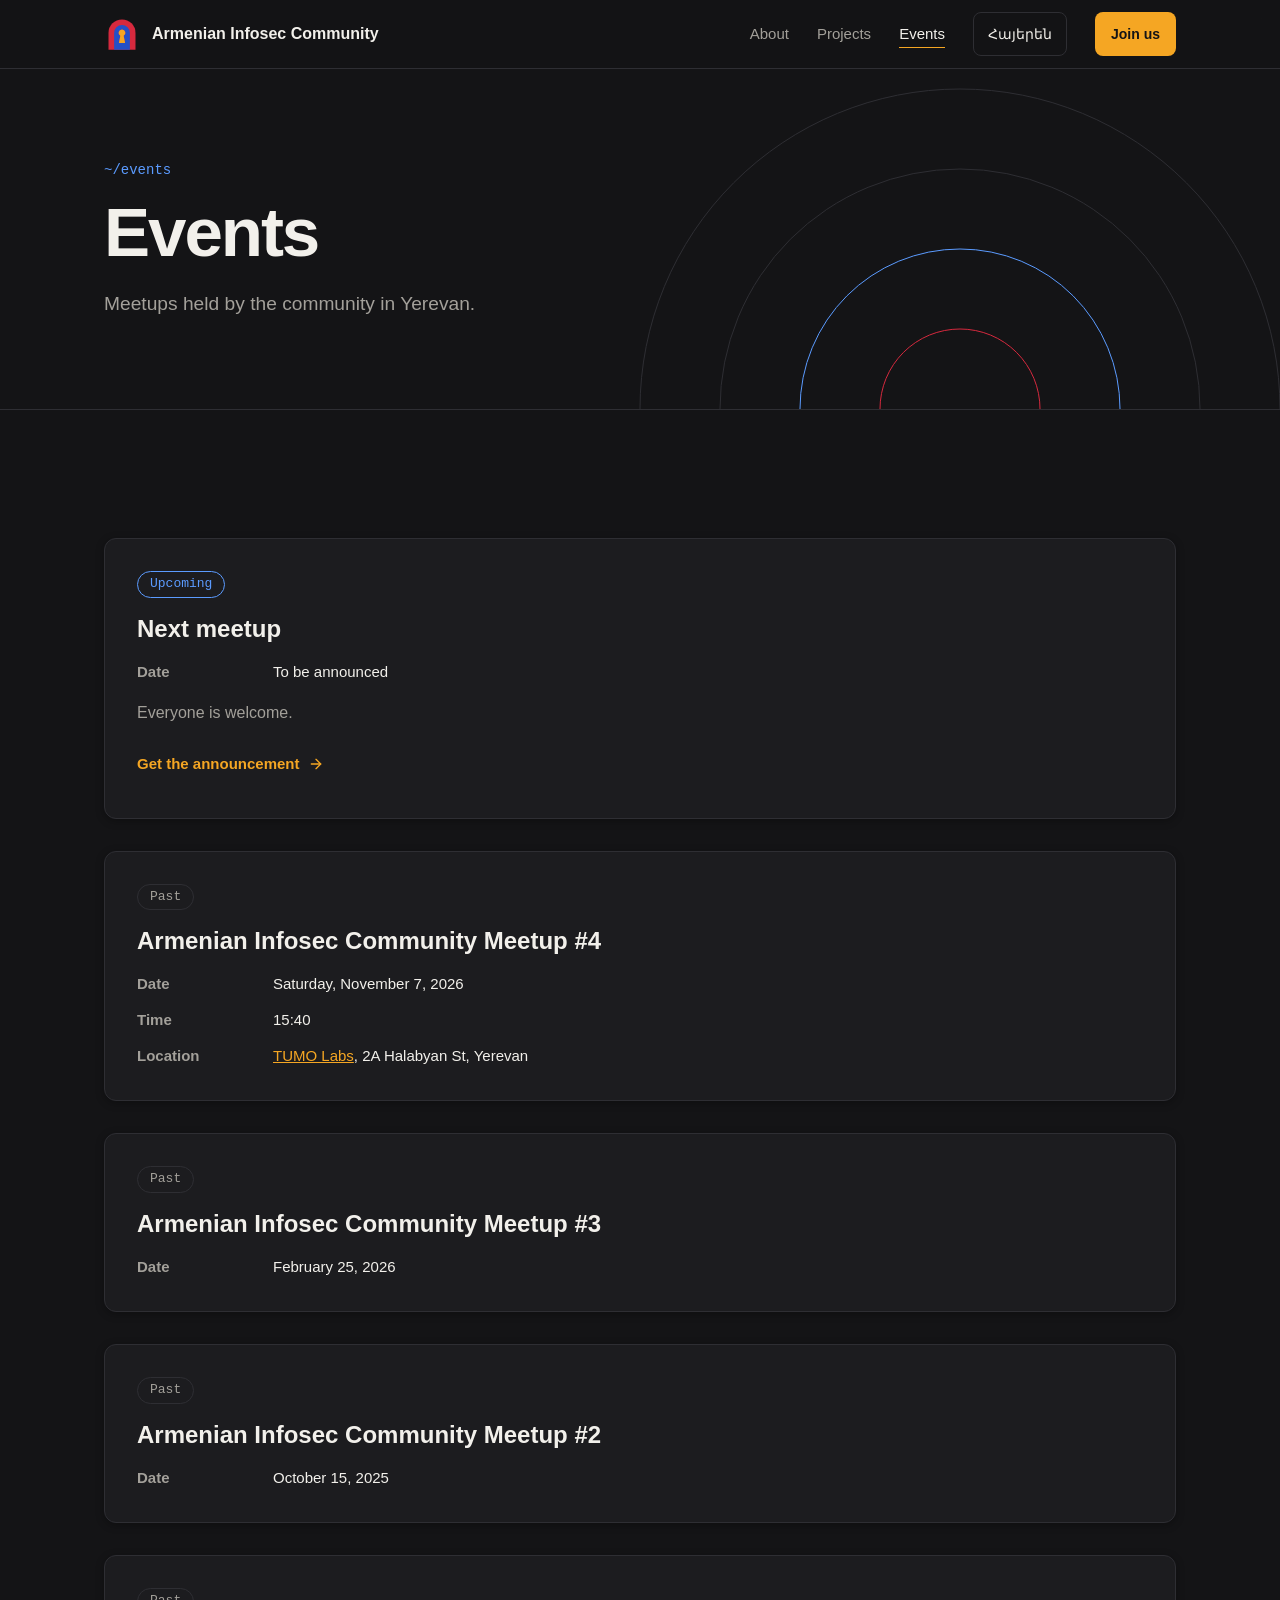
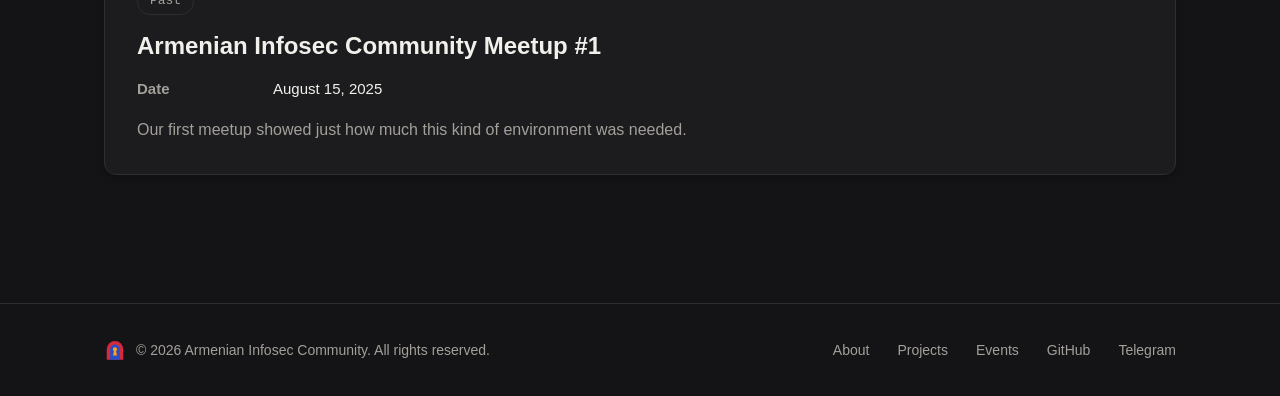
<file: events.html>
<!DOCTYPE html>
<html lang="en">
<head>
    <meta charset="UTF-8">
    <meta name="viewport" content="width=device-width, initial-scale=1.0">
    <title>Events | Armenian Infosec Community</title>
    <meta name="description" content="Meetups held by the Armenian Infosec Community in Yerevan.">
    <link rel="icon" href="/images/aic-mark.svg" type="image/svg+xml">
    <link rel="alternate" hreflang="hy" href="https://infosec-community.am/am/events.html">
    <link rel="stylesheet" href="/assets/site.css">
</head>
<body>
    <a class="skip" href="#main">Skip to content</a>
    <header class="site-header">
        <div class="wrap">
            <a class="brand" href="/"><svg aria-hidden="true"><use href="/assets/icons.svg#mark"></use></svg><span>Armenian Infosec Community</span></a>
            <nav class="site-nav" aria-label="Main">
                <a class="navlink" href="/about.html">About</a>
                <a class="navlink" href="/projects.html">Projects</a>
                <a class="navlink" href="/events.html" aria-current="page">Events</a>
                <a class="lang" href="/am/events.html" lang="hy">Հայերեն</a>
                <a class="btn btn-primary btn-small" href="https://t.me/+4tjTBk0jC0E3NDRi" target="_blank" rel="noopener">Join us</a>
            </nav>
        </div>
    </header>

    <main id="main">
        <section class="hero page-hero">
            <svg class="hero-arches" aria-hidden="true" viewBox="0 0 720 1600">
                <path class="arch" pathLength="1" d="M40 1600 V340 A320 320 0 0 1 680 340 V1600"></path>
                <path class="arch a2" pathLength="1" d="M120 1600 V340 A240 240 0 0 1 600 340 V1600"></path>
                <path class="arch a3" pathLength="1" d="M200 1600 V340 A160 160 0 0 1 520 340 V1600"></path>
                <path class="arch a4" pathLength="1" d="M280 1600 V340 A80 80 0 0 1 440 340 V1600"></path>
            </svg>
            <div class="wrap hero-inner">
                <p class="label rise">~/events</p>
                <h1 class="rise d1">Events</h1>
                <p class="hero-lede rise d2">Meetups held by the community in Yerevan.</p>
            </div>
        </section>

        <section class="rule">
            <div class="wrap sec stack">
                <article class="card" id="next-meetup">
                    <span class="status next">Upcoming</span>
                    <h2 class="h3">Next meetup</h2>
                    <dl class="info">
                        <div><dt>Date</dt><dd>To be announced</dd></div>
                    </dl>
                    <p class="muted">Everyone is welcome.</p>
                    <a class="textlink" href="https://t.me/+4tjTBk0jC0E3NDRi" target="_blank" rel="noopener"><span>Get the announcement</span><svg aria-hidden="true"><use href="/assets/icons.svg#arrow"></use></svg></a>
                </article>
                <article class="card" id="meetup-4">
                    <span class="status">Past</span>
                    <h2 class="h3">Armenian Infosec Community Meetup #4</h2>
                    <dl class="info">
                        <div><dt>Date</dt><dd>Saturday, November 7, 2026</dd></div>
                        <div><dt>Time</dt><dd>15:40</dd></div>
                        <div><dt>Location</dt><dd><a href="https://tumolabs.am/en/" target="_blank" rel="noopener">TUMO Labs</a>, 2A Halabyan St, Yerevan</dd></div>
                    </dl>
                </article>
                <article class="card" id="meetup-3">
                    <span class="status">Past</span>
                    <h2 class="h3">Armenian Infosec Community Meetup #3</h2>
                    <dl class="info">
                        <div><dt>Date</dt><dd>February 25, 2026</dd></div>
                    </dl>
                </article>
                <article class="card" id="meetup-2">
                    <span class="status">Past</span>
                    <h2 class="h3">Armenian Infosec Community Meetup #2</h2>
                    <dl class="info">
                        <div><dt>Date</dt><dd>October 15, 2025</dd></div>
                    </dl>
                </article>
                <article class="card" id="meetup-1">
                    <span class="status">Past</span>
                    <h2 class="h3">Armenian Infosec Community Meetup #1</h2>
                    <dl class="info">
                        <div><dt>Date</dt><dd>August 15, 2025</dd></div>
                    </dl>
                    <p class="muted">Our first meetup showed just how much this kind of environment was needed.</p>
                </article>
            </div>
        </section>
    </main>

    <footer class="site-footer">
        <div class="wrap">
            <span class="copyright"><svg aria-hidden="true"><use href="/assets/icons.svg#mark"></use></svg><span>© 2026 Armenian Infosec Community. All rights reserved.</span></span>
            <nav aria-label="Footer">
                <a class="foot" href="/about.html">About</a>
                <a class="foot" href="/projects.html">Projects</a>
                <a class="foot" href="/events.html">Events</a>
                <a class="foot" href="https://github.com/Armenian-Infosec-Community" target="_blank" rel="noopener">GitHub</a>
                <a class="foot" href="https://t.me/+4tjTBk0jC0E3NDRi" target="_blank" rel="noopener">Telegram</a>
            </nav>
        </div>
    </footer>
</body>
</html>
</file>
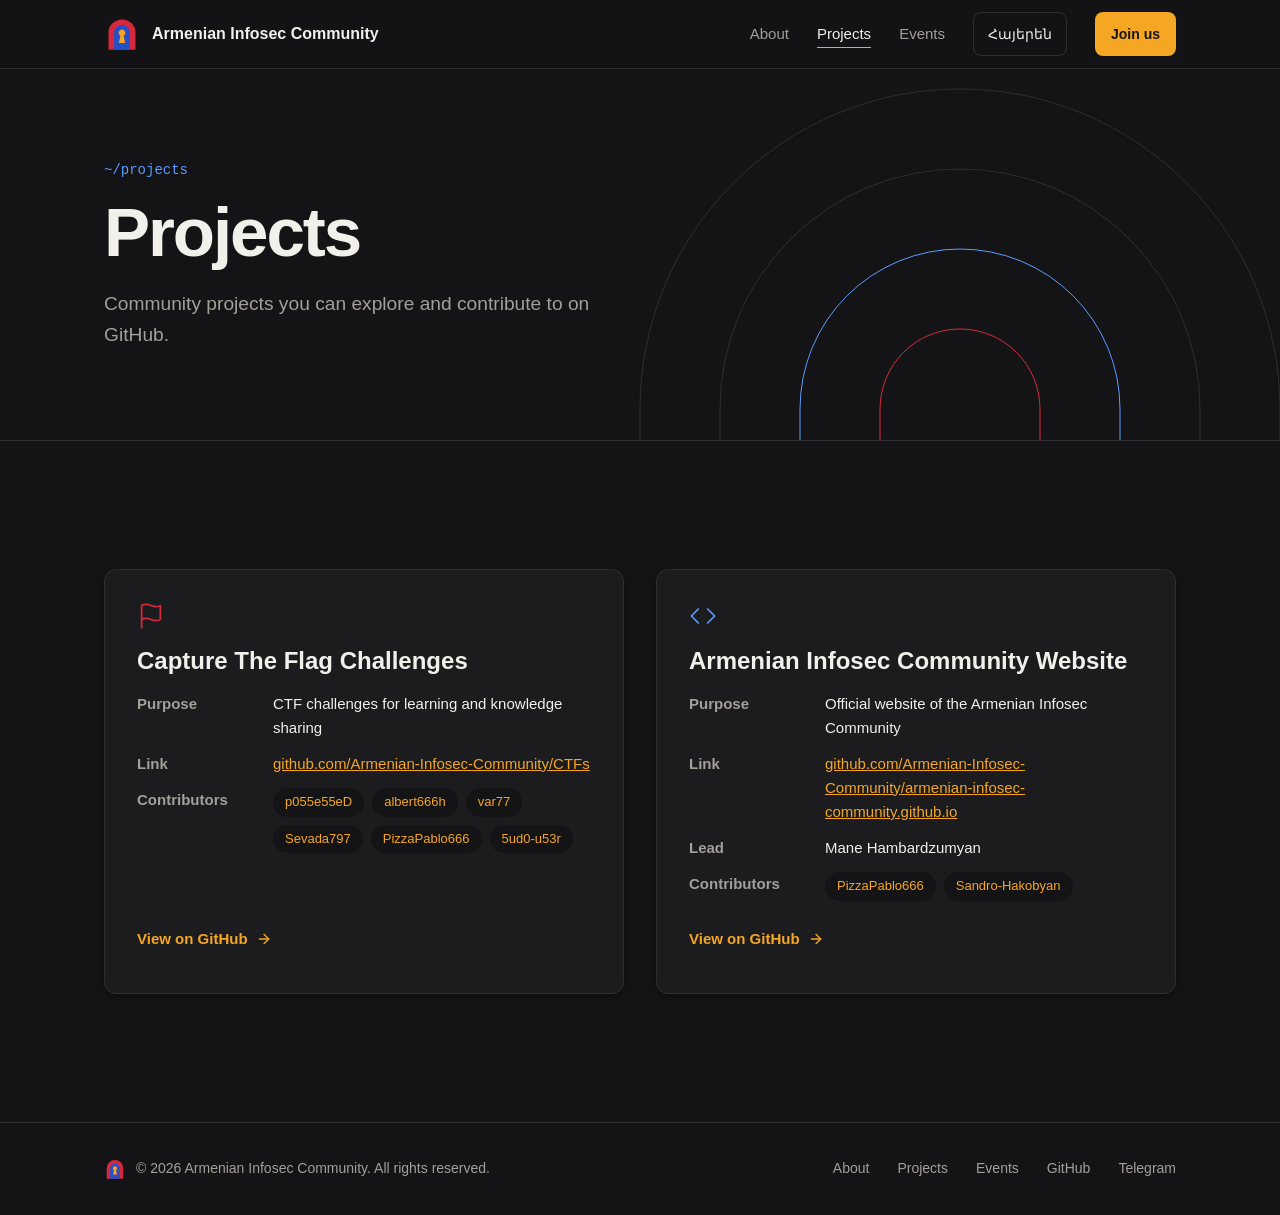
<file: projects.html>
<!DOCTYPE html>
<html lang="en">
<head>
    <meta charset="UTF-8">
    <meta name="viewport" content="width=device-width, initial-scale=1.0">
    <title>Projects | Armenian Infosec Community</title>
    <meta name="description" content="Open projects from the Armenian Infosec Community, including CTF challenges.">
    <link rel="icon" href="/images/aic-mark.svg" type="image/svg+xml">
    <link rel="alternate" hreflang="hy" href="https://infosec-community.am/am/projects.html">
    <link rel="stylesheet" href="/assets/site.css">
</head>
<body>
    <a class="skip" href="#main">Skip to content</a>
    <header class="site-header">
        <div class="wrap">
            <a class="brand" href="/"><svg aria-hidden="true"><use href="/assets/icons.svg#mark"></use></svg><span>Armenian Infosec Community</span></a>
            <nav class="site-nav" aria-label="Main">
                <a class="navlink" href="/about.html">About</a>
                <a class="navlink" href="/projects.html" aria-current="page">Projects</a>
                <a class="navlink" href="/events.html">Events</a>
                <a class="lang" href="/am/projects.html" lang="hy">Հայերեն</a>
                <a class="btn btn-primary btn-small" href="https://t.me/+4tjTBk0jC0E3NDRi" target="_blank" rel="noopener">Join us</a>
            </nav>
        </div>
    </header>

    <main id="main">
        <section class="hero page-hero">
            <svg class="hero-arches" aria-hidden="true" viewBox="0 0 720 1600">
                <path class="arch" pathLength="1" d="M40 1600 V340 A320 320 0 0 1 680 340 V1600"></path>
                <path class="arch a2" pathLength="1" d="M120 1600 V340 A240 240 0 0 1 600 340 V1600"></path>
                <path class="arch a3" pathLength="1" d="M200 1600 V340 A160 160 0 0 1 520 340 V1600"></path>
                <path class="arch a4" pathLength="1" d="M280 1600 V340 A80 80 0 0 1 440 340 V1600"></path>
            </svg>
            <div class="wrap hero-inner">
                <p class="label rise">~/projects</p>
                <h1 class="rise d1">Projects</h1>
                <p class="hero-lede rise d2">Community projects you can explore and contribute to on GitHub.</p>
            </div>
        </section>

        <section class="rule">
            <div class="wrap sec">
                <div class="cards">
                    <article class="card" id="ctf">
                        <svg class="card-icon ic-red" aria-hidden="true"><use href="/assets/icons.svg#flag"></use></svg>
                        <h2 class="h3">Capture The Flag Challenges</h2>
                        <dl class="info">
                            <div><dt>Purpose</dt><dd>CTF challenges for learning and knowledge sharing</dd></div>
                            <div><dt>Link</dt><dd><a href="https://github.com/Armenian-Infosec-Community/CTFs" target="_blank" rel="noopener">github.com/Armenian-Infosec-Community/CTFs</a></dd></div>
                            <div><dt>Contributors</dt><dd><div class="chips"><span class="chip">p055e55eD</span><span class="chip">albert666h</span><span class="chip">var77</span><span class="chip">Sevada797</span><span class="chip">PizzaPablo666</span><span class="chip">5ud0-u53r</span></div></dd></div>
                        </dl>
                        <a class="textlink" href="https://github.com/Armenian-Infosec-Community/CTFs" target="_blank" rel="noopener"><span>View on GitHub</span><svg aria-hidden="true"><use href="/assets/icons.svg#arrow"></use></svg></a>
                    </article>
                    <article class="card" id="website">
                        <svg class="card-icon ic-blue" aria-hidden="true"><use href="/assets/icons.svg#code"></use></svg>
                        <h2 class="h3">Armenian Infosec Community Website</h2>
                        <dl class="info">
                            <div><dt>Purpose</dt><dd>Official website of the Armenian Infosec Community</dd></div>
                            <div><dt>Link</dt><dd><a href="https://github.com/Armenian-Infosec-Community/armenian-infosec-community.github.io" target="_blank" rel="noopener">github.com/Armenian-Infosec-Community/armenian-infosec-community.github.io</a></dd></div>
                            <div><dt>Lead</dt><dd>Mane Hambardzumyan</dd></div>
                            <div><dt>Contributors</dt><dd><div class="chips"><span class="chip">PizzaPablo666</span><span class="chip">Sandro-Hakobyan</span></div></dd></div>
                        </dl>
                        <a class="textlink" href="https://github.com/Armenian-Infosec-Community/armenian-infosec-community.github.io" target="_blank" rel="noopener"><span>View on GitHub</span><svg aria-hidden="true"><use href="/assets/icons.svg#arrow"></use></svg></a>
                    </article>
                </div>
            </div>
        </section>
    </main>

    <footer class="site-footer">
        <div class="wrap">
            <span class="copyright"><svg aria-hidden="true"><use href="/assets/icons.svg#mark"></use></svg><span>© 2026 Armenian Infosec Community. All rights reserved.</span></span>
            <nav aria-label="Footer">
                <a class="foot" href="/about.html">About</a>
                <a class="foot" href="/projects.html">Projects</a>
                <a class="foot" href="/events.html">Events</a>
                <a class="foot" href="https://github.com/Armenian-Infosec-Community" target="_blank" rel="noopener">GitHub</a>
                <a class="foot" href="https://t.me/+4tjTBk0jC0E3NDRi" target="_blank" rel="noopener">Telegram</a>
            </nav>
        </div>
    </footer>
</body>
</html>
</file>
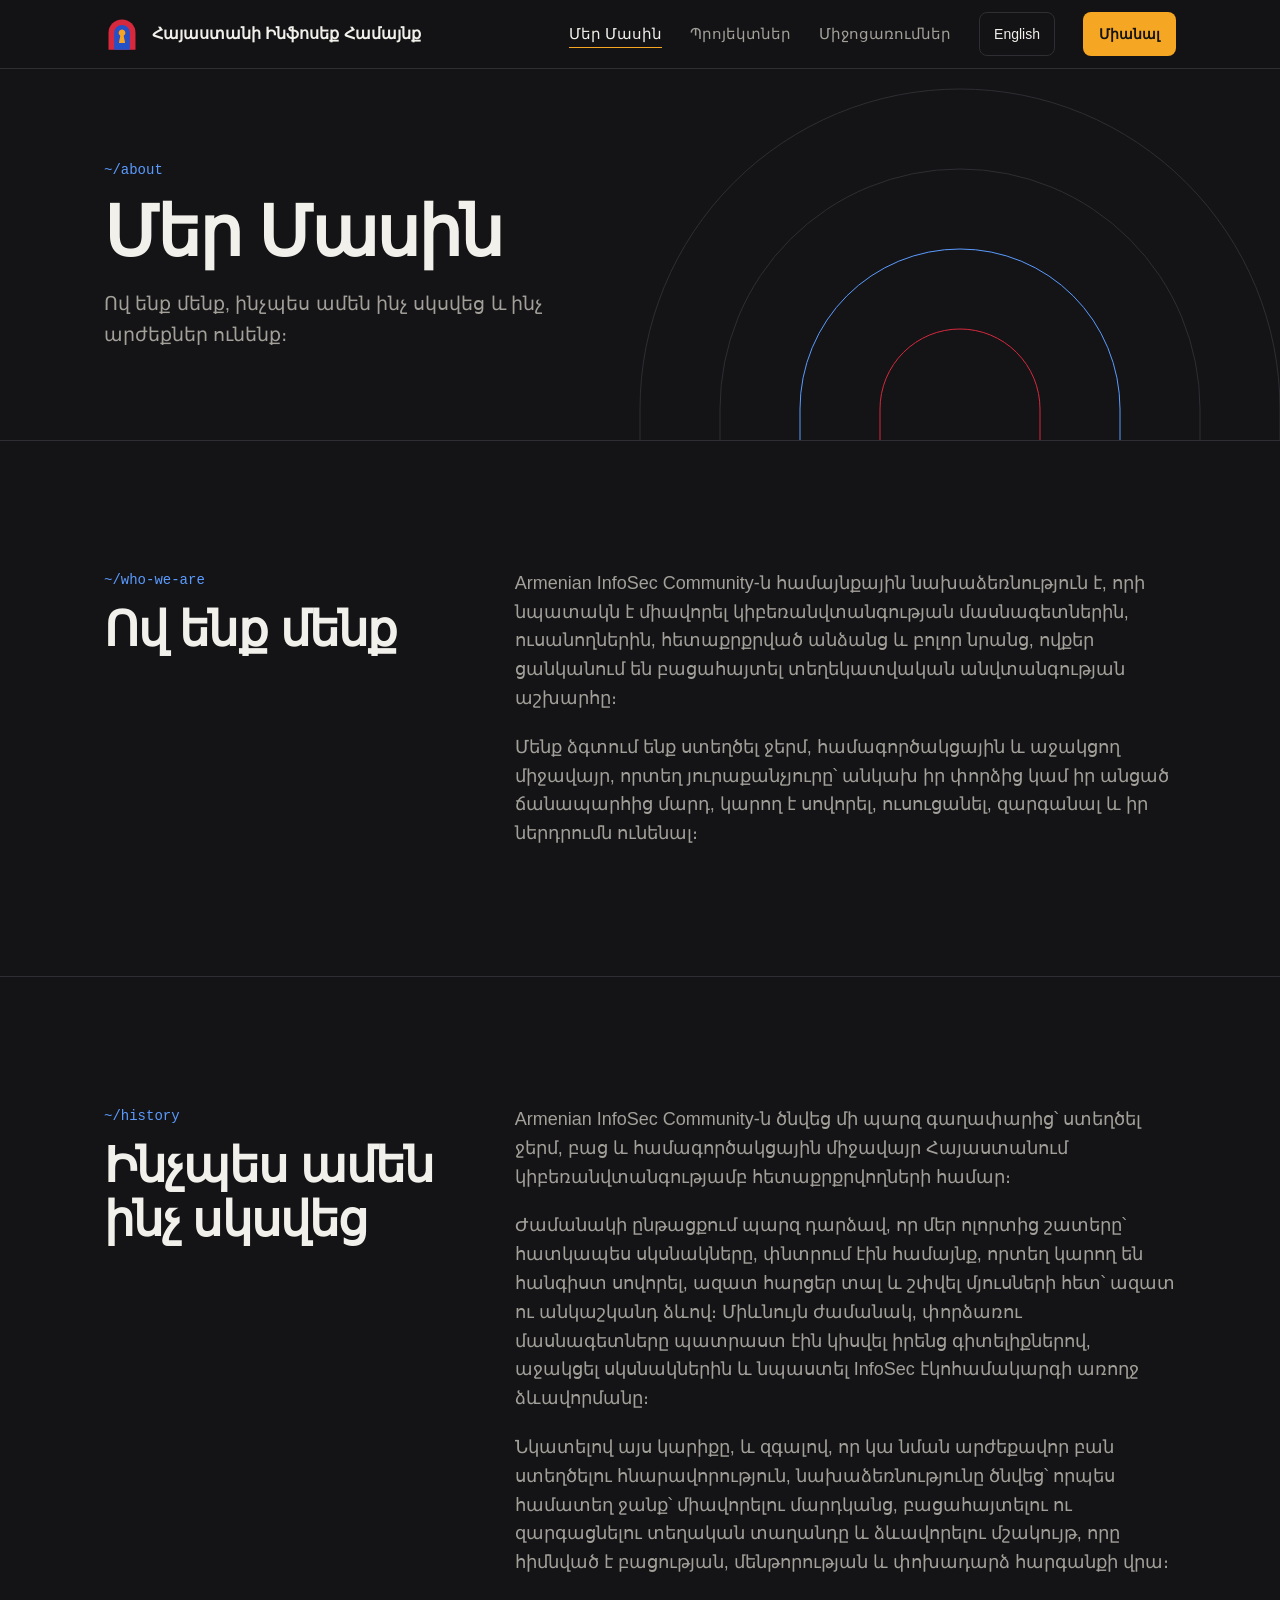
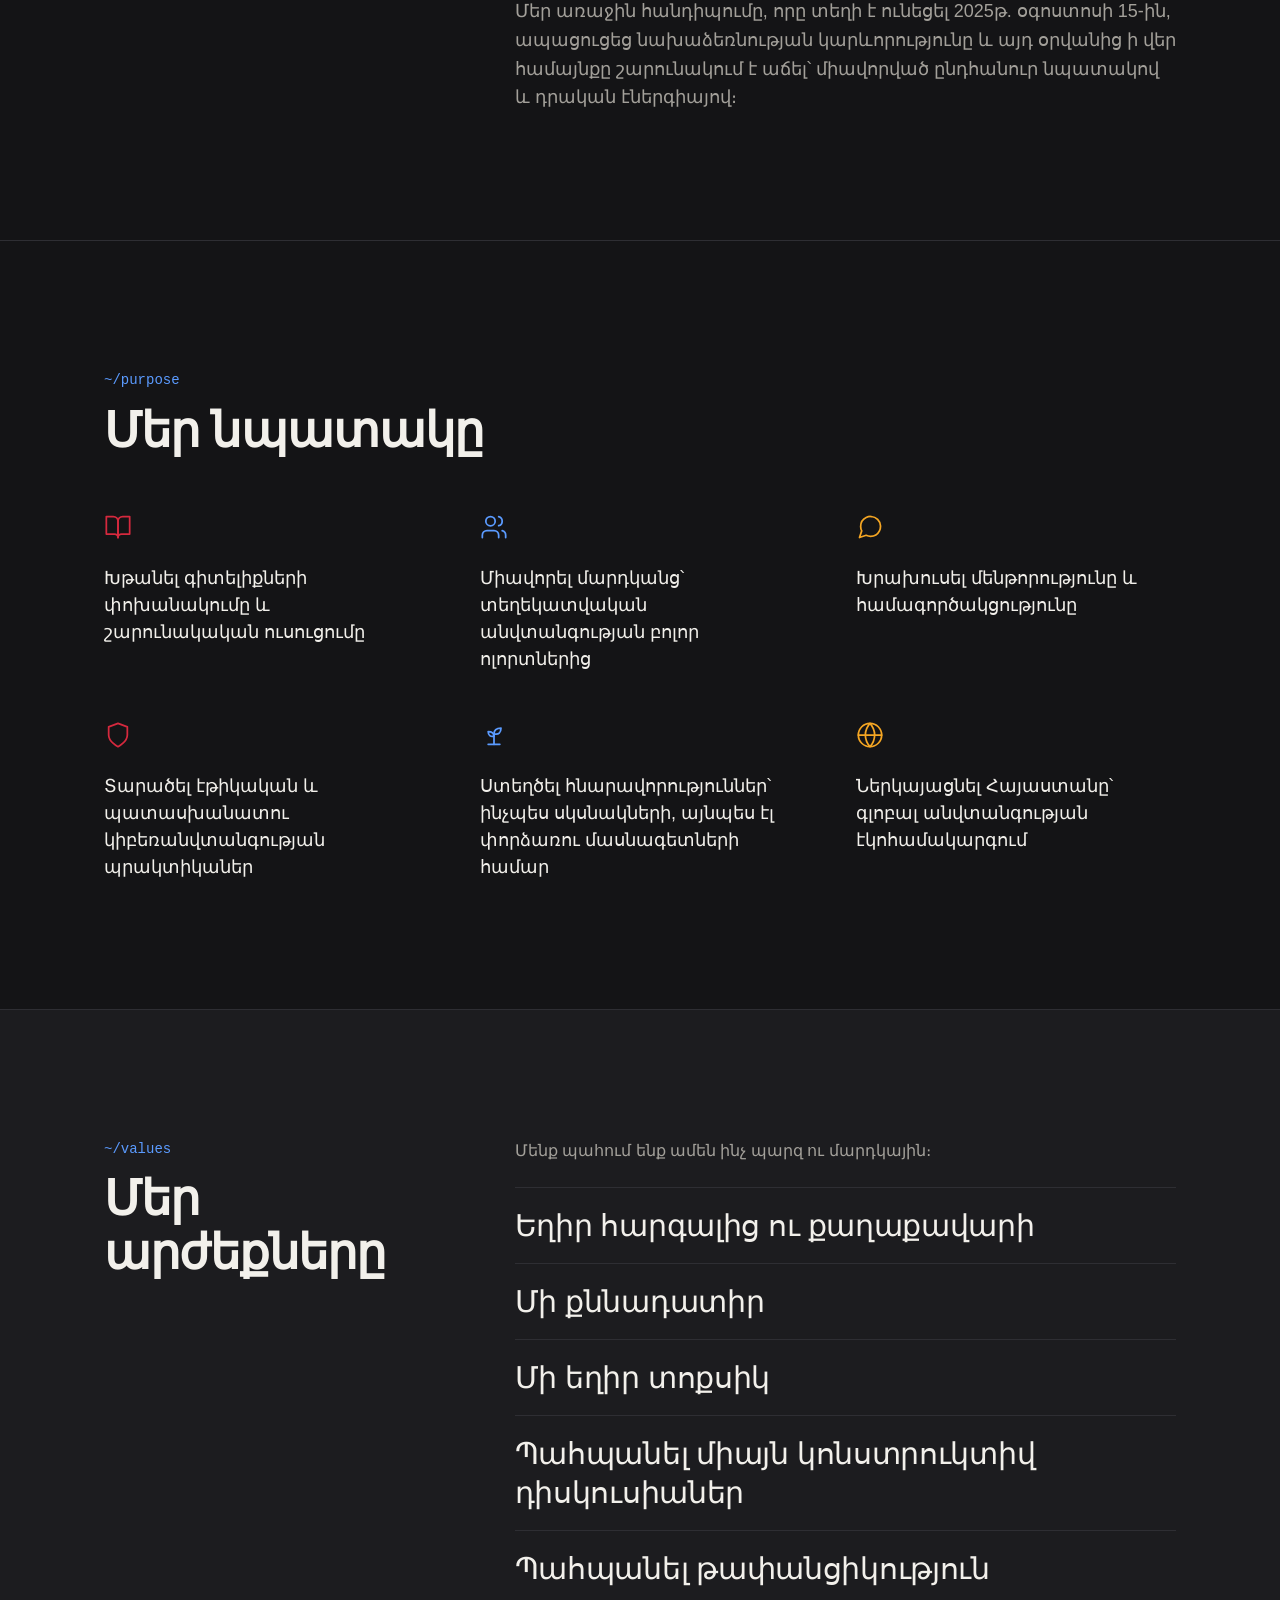
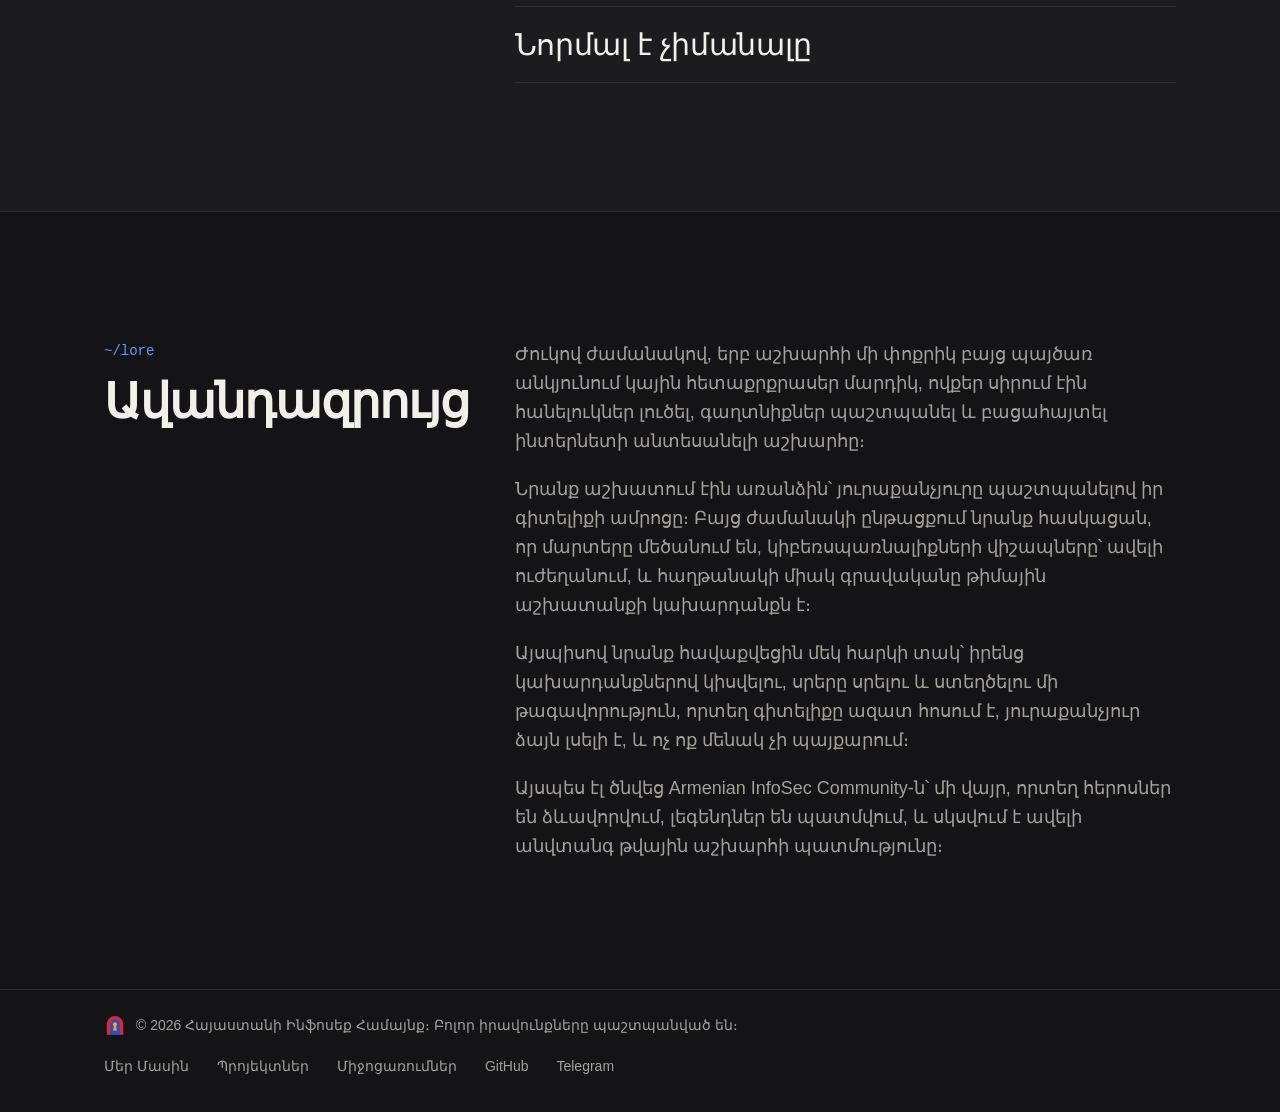
<file: am/about.html>
<!DOCTYPE html>
<html lang="hy">
<head>
    <meta charset="UTF-8">
    <meta name="viewport" content="width=device-width, initial-scale=1.0">
    <title>Մեր Մասին | AIC</title>
    <meta name="description" content="Ով ենք մենք, ինչպես ամեն ինչ սկսվեց և ինչ արժեքներ ունի Հայաստանի Ինֆոսեք Համայնքը։">
    <link rel="icon" href="/images/aic-mark.svg" type="image/svg+xml">
    <link rel="alternate" hreflang="en" href="https://infosec-community.am/about.html">
    <link rel="stylesheet" href="/assets/site.css">
</head>
<body>
    <a class="skip" href="#main">Անցնել բովանդակությանը</a>
    <header class="site-header">
        <div class="wrap">
            <a class="brand" href="/am/"><svg aria-hidden="true"><use href="/assets/icons.svg#mark"></use></svg><span>Հայաստանի Ինֆոսեք Համայնք</span></a>
            <nav class="site-nav" aria-label="Հիմնական">
                <a class="navlink" href="/am/about.html" aria-current="page">Մեր Մասին</a>
                <a class="navlink" href="/am/projects.html">Պրոյեկտներ</a>
                <a class="navlink" href="/am/events.html">Միջոցառումներ</a>
                <a class="lang" href="/about.html" lang="en">English</a>
                <a class="btn btn-primary btn-small" href="https://t.me/+4tjTBk0jC0E3NDRi" target="_blank" rel="noopener">Միանալ</a>
            </nav>
        </div>
    </header>

    <main id="main">
        <section class="hero page-hero">
            <svg class="hero-arches" aria-hidden="true" viewBox="0 0 720 1600">
                <path class="arch" pathLength="1" d="M40 1600 V340 A320 320 0 0 1 680 340 V1600"></path>
                <path class="arch a2" pathLength="1" d="M120 1600 V340 A240 240 0 0 1 600 340 V1600"></path>
                <path class="arch a3" pathLength="1" d="M200 1600 V340 A160 160 0 0 1 520 340 V1600"></path>
                <path class="arch a4" pathLength="1" d="M280 1600 V340 A80 80 0 0 1 440 340 V1600"></path>
            </svg>
            <div class="wrap hero-inner">
                <p class="label rise">~/about</p>
                <h1 class="rise d1">Մեր Մասին</h1>
                <p class="hero-lede rise d2">Ով ենք մենք, ինչպես ամեն ինչ սկսվեց և ինչ արժեքներ ունենք։</p>
            </div>
        </section>

        <section class="rule" id="who-we-are">
            <div class="wrap sec split">
                <div class="reveal">
                    <p class="label">~/who-we-are</p>
                    <h2 class="h2">Ով ենք մենք</h2>
                </div>
                <div class="prose reveal">
                    <p>Armenian InfoSec Community-ն համայնքային նախաձեռնություն է, որի նպատակն է միավորել կիբեռանվտանգության մասնագետներին, ուսանողներին, հետաքրքրված անձանց և բոլոր նրանց, ովքեր ցանկանում են բացահայտել տեղեկատվական անվտանգության աշխարհը։</p>
                    <p>Մենք ձգտում ենք ստեղծել ջերմ, համագործակցային և աջակցող միջավայր, որտեղ յուրաքանչյուրը՝ անկախ իր փորձից կամ իր անցած ճանապարհից մարդ, կարող է սովորել, ուսուցանել, զարգանալ և իր ներդրումն ունենալ։</p>
                </div>
            </div>
        </section>

        <section class="rule" id="how-we-started">
            <div class="wrap sec split">
                <div class="reveal">
                    <p class="label">~/history</p>
                    <h2 class="h2">Ինչպես ամեն ինչ սկսվեց</h2>
                </div>
                <div class="prose reveal">
                    <p>Armenian InfoSec Community-ն ծնվեց մի պարզ գաղափարից՝ ստեղծել ջերմ, բաց և համագործակցային միջավայր Հայաստանում կիբեռանվտանգությամբ հետաքրքրվողների համար։</p>
                    <p>Ժամանակի ընթացքում պարզ դարձավ, որ մեր ոլորտից շատերը՝ հատկապես սկսնակները, փնտրում էին համայնք, որտեղ կարող են հանգիստ սովորել, ազատ հարցեր տալ և շփվել մյուսների հետ՝ ազատ ու անկաշկանդ ձևով։ Միևնույն ժամանակ, փորձառու մասնագետները պատրաստ էին կիսվել իրենց գիտելիքներով, աջակցել սկսնակներին և նպաստել InfoSec էկոհամակարգի առողջ ձևավորմանը։</p>
                    <p>Նկատելով այս կարիքը, և զգալով, որ կա նման արժեքավոր բան ստեղծելու հնարավորություն, նախաձեռնությունը ծնվեց՝ որպես համատեղ ջանք՝ միավորելու մարդկանց, բացահայտելու ու զարգացնելու տեղական տաղանդը և ձևավորելու մշակույթ, որը հիմնված է բացության, մենթորության և փոխադարձ հարգանքի վրա։</p>
                    <p>Մեր առաջին հանդիպումը, որը տեղի է ունեցել 2025թ. օգոստոսի 15-ին, ապացուցեց նախաձեռնության կարևորությունը և այդ օրվանից ի վեր համայնքը շարունակում է աճել՝ միավորված ընդհանուր նպատակով և դրական էներգիայով։</p>
                </div>
            </div>
        </section>

        <section class="rule" id="purpose">
            <div class="wrap sec">
                <div class="sec-head">
                    <div>
                        <p class="label reveal">~/purpose</p>
                        <h2 class="h2 reveal">Մեր նպատակը</h2>
                    </div>
                </div>
                <div class="cells">
                    <div class="cell reveal"><svg class="cell-icon" aria-hidden="true"><use href="/assets/icons.svg#book"></use></svg><p>Խթանել գիտելիքների փոխանակումը և շարունակական ուսուցումը</p></div>
                    <div class="cell reveal"><svg class="cell-icon" aria-hidden="true"><use href="/assets/icons.svg#users"></use></svg><p>Միավորել մարդկանց՝ տեղեկատվական անվտանգության բոլոր ոլորտներից</p></div>
                    <div class="cell reveal"><svg class="cell-icon" aria-hidden="true"><use href="/assets/icons.svg#chat"></use></svg><p>Խրախուսել մենթորությունը և համագործակցությունը</p></div>
                    <div class="cell reveal"><svg class="cell-icon" aria-hidden="true"><use href="/assets/icons.svg#shield"></use></svg><p>Տարածել էթիկական և պատասխանատու կիբեռանվտանգության պրակտիկաներ</p></div>
                    <div class="cell reveal"><svg class="cell-icon" aria-hidden="true"><use href="/assets/icons.svg#sprout"></use></svg><p>Ստեղծել հնարավորություններ՝ ինչպես սկսնակների, այնպես էլ փորձառու մասնագետների համար</p></div>
                    <div class="cell reveal"><svg class="cell-icon" aria-hidden="true"><use href="/assets/icons.svg#globe"></use></svg><p>Ներկայացնել Հայաստանը՝ գլոբալ անվտանգության էկոհամակարգում</p></div>
                </div>
            </div>
        </section>

        <section class="band" id="values">
            <div class="wrap sec split">
                <div class="reveal">
                    <p class="label">~/values</p>
                    <h2 class="h2">Մեր արժեքները</h2>
                </div>
                <div>
                    <p class="muted values-intro reveal">Մենք պահում ենք ամեն ինչ պարզ ու մարդկային։</p>
                    <ul class="values">
                        <li class="reveal">Եղիր հարգալից ու քաղաքավարի</li>
                        <li class="reveal">Մի քննադատիր</li>
                        <li class="reveal">Մի եղիր տոքսիկ</li>
                        <li class="reveal">Պահպանել միայն կոնստրուկտիվ դիսկուսիաներ</li>
                        <li class="reveal">Պահպանել թափանցիկություն</li>
                        <li class="reveal">Նորմալ է չիմանալը</li>
                    </ul>
                </div>
            </div>
        </section>

        <section id="lore">
            <div class="wrap sec split">
                <div class="reveal">
                    <p class="label">~/lore</p>
                    <h2 class="h2">Ավանդազրույց</h2>
                </div>
                <div class="prose reveal">
                    <p>Ժուկով ժամանակով, երբ աշխարհի մի փոքրիկ բայց պայծառ անկյունում կային հետաքրքրասեր մարդիկ, ովքեր սիրում էին հանելուկներ լուծել, գաղտնիքներ պաշտպանել և բացահայտել ինտերնետի անտեսանելի աշխարհը։</p>
                    <p>Նրանք աշխատում էին առանձին՝ յուրաքանչյուրը պաշտպանելով իր գիտելիքի ամրոցը։ Բայց ժամանակի ընթացքում նրանք հասկացան, որ մարտերը մեծանում են, կիբեռսպառնալիքների վիշապները՝ ավելի ուժեղանում, և հաղթանակի միակ գրավականը թիմային աշխատանքի կախարդանքն է։</p>
                    <p>Այսպիսով նրանք հավաքվեցին մեկ հարկի տակ՝ իրենց կախարդանքներով կիսվելու, սրերը սրելու և ստեղծելու մի թագավորություն, որտեղ գիտելիքը ազատ հոսում է, յուրաքանչյուր ձայն լսելի է, և ոչ ոք մենակ չի պայքարում։</p>
                    <p>Այսպես էլ ծնվեց Armenian InfoSec Community-ն՝ մի վայր, որտեղ հերոսներ են ձևավորվում, լեգենդներ են պատմվում, և սկսվում է ավելի անվտանգ թվային աշխարհի պատմությունը։</p>
                </div>
            </div>
        </section>
    </main>

    <footer class="site-footer">
        <div class="wrap">
            <span class="copyright"><svg aria-hidden="true"><use href="/assets/icons.svg#mark"></use></svg><span>© 2026 Հայաստանի Ինֆոսեք Համայնք։ Բոլոր իրավունքները պաշտպանված են։</span></span>
            <nav aria-label="Ստորին">
                <a class="foot" href="/am/about.html">Մեր Մասին</a>
                <a class="foot" href="/am/projects.html">Պրոյեկտներ</a>
                <a class="foot" href="/am/events.html">Միջոցառումներ</a>
                <a class="foot" href="https://github.com/Armenian-Infosec-Community" target="_blank" rel="noopener">GitHub</a>
                <a class="foot" href="https://t.me/+4tjTBk0jC0E3NDRi" target="_blank" rel="noopener">Telegram</a>
            </nav>
        </div>
    </footer>
</body>
</html>
</file>
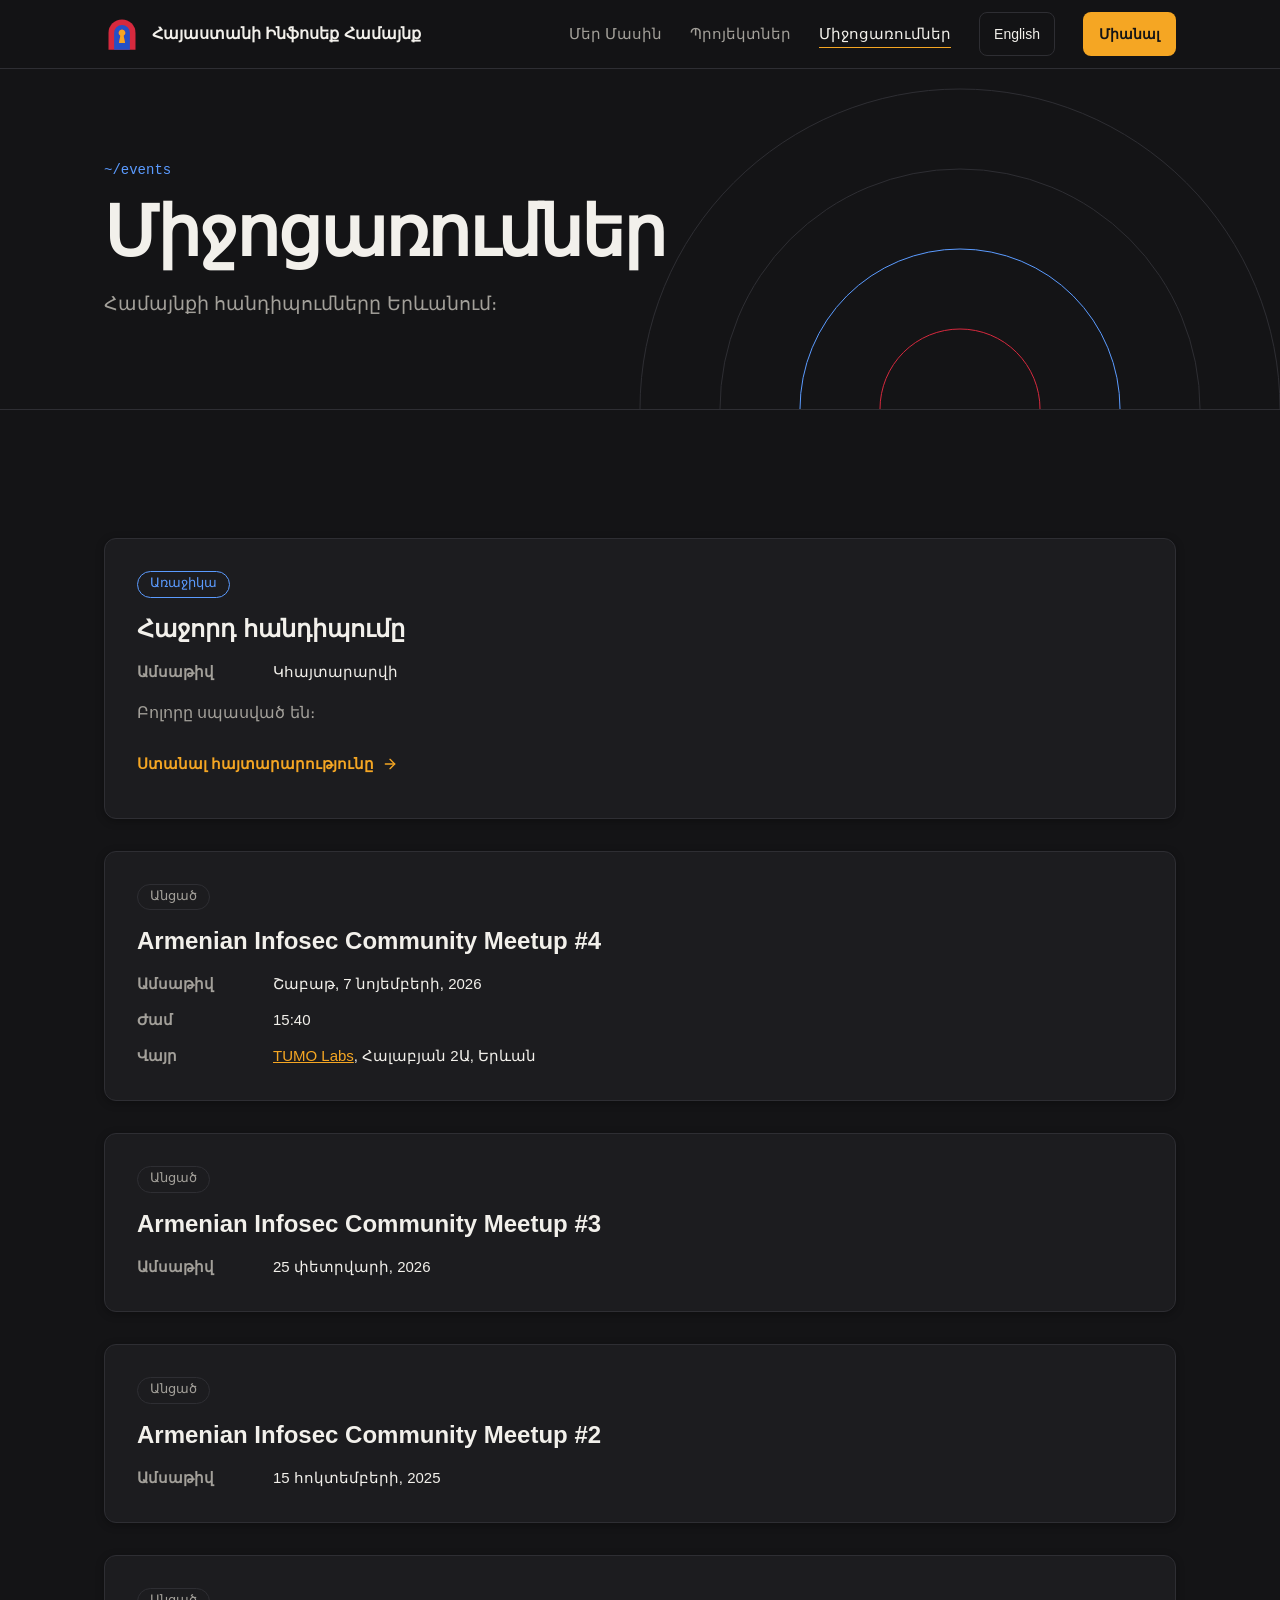
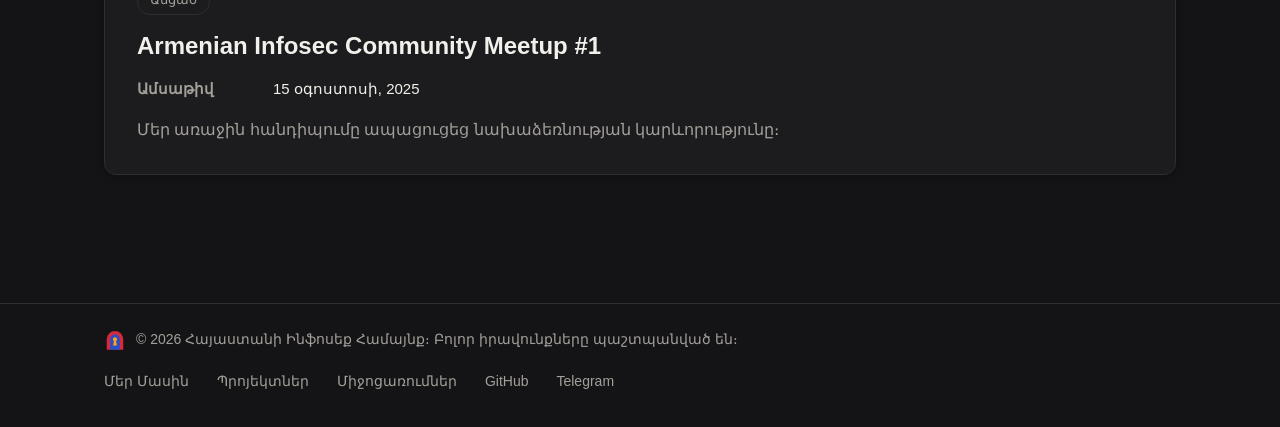
<file: am/events.html>
<!DOCTYPE html>
<html lang="hy">
<head>
    <meta charset="UTF-8">
    <meta name="viewport" content="width=device-width, initial-scale=1.0">
    <title>Միջոցառումներ | AIC</title>
    <meta name="description" content="Հայաստանի Ինֆոսեք Համայնքի հանդիպումները Երևանում։">
    <link rel="icon" href="/images/aic-mark.svg" type="image/svg+xml">
    <link rel="alternate" hreflang="en" href="https://infosec-community.am/events.html">
    <link rel="stylesheet" href="/assets/site.css">
</head>
<body>
    <a class="skip" href="#main">Անցնել բովանդակությանը</a>
    <header class="site-header">
        <div class="wrap">
            <a class="brand" href="/am/"><svg aria-hidden="true"><use href="/assets/icons.svg#mark"></use></svg><span>Հայաստանի Ինֆոսեք Համայնք</span></a>
            <nav class="site-nav" aria-label="Հիմնական">
                <a class="navlink" href="/am/about.html">Մեր Մասին</a>
                <a class="navlink" href="/am/projects.html">Պրոյեկտներ</a>
                <a class="navlink" href="/am/events.html" aria-current="page">Միջոցառումներ</a>
                <a class="lang" href="/events.html" lang="en">English</a>
                <a class="btn btn-primary btn-small" href="https://t.me/+4tjTBk0jC0E3NDRi" target="_blank" rel="noopener">Միանալ</a>
            </nav>
        </div>
    </header>

    <main id="main">
        <section class="hero page-hero">
            <svg class="hero-arches" aria-hidden="true" viewBox="0 0 720 1600">
                <path class="arch" pathLength="1" d="M40 1600 V340 A320 320 0 0 1 680 340 V1600"></path>
                <path class="arch a2" pathLength="1" d="M120 1600 V340 A240 240 0 0 1 600 340 V1600"></path>
                <path class="arch a3" pathLength="1" d="M200 1600 V340 A160 160 0 0 1 520 340 V1600"></path>
                <path class="arch a4" pathLength="1" d="M280 1600 V340 A80 80 0 0 1 440 340 V1600"></path>
            </svg>
            <div class="wrap hero-inner">
                <p class="label rise">~/events</p>
                <h1 class="rise d1">Միջոցառումներ</h1>
                <p class="hero-lede rise d2">Համայնքի հանդիպումները Երևանում։</p>
            </div>
        </section>

        <section class="rule">
            <div class="wrap sec stack">
                <article class="card" id="next-meetup">
                    <span class="status next">Առաջիկա</span>
                    <h2 class="h3">Հաջորդ հանդիպումը</h2>
                    <dl class="info">
                        <div><dt>Ամսաթիվ</dt><dd>Կհայտարարվի</dd></div>
                    </dl>
                    <p class="muted">Բոլորը սպասված են։</p>
                    <a class="textlink" href="https://t.me/+4tjTBk0jC0E3NDRi" target="_blank" rel="noopener"><span>Ստանալ հայտարարությունը</span><svg aria-hidden="true"><use href="/assets/icons.svg#arrow"></use></svg></a>
                </article>
                <article class="card" id="meetup-4">
                    <span class="status">Անցած</span>
                    <h2 class="h3">Armenian Infosec Community Meetup #4</h2>
                    <dl class="info">
                        <div><dt>Ամսաթիվ</dt><dd>Շաբաթ, 7 նոյեմբերի, 2026</dd></div>
                        <div><dt>Ժամ</dt><dd>15:40</dd></div>
                        <div><dt>Վայր</dt><dd><a href="https://tumolabs.am/en/" target="_blank" rel="noopener">TUMO Labs</a>, Հալաբյան 2Ա, Երևան</dd></div>
                    </dl>
                </article>
                <article class="card" id="meetup-3">
                    <span class="status">Անցած</span>
                    <h2 class="h3">Armenian Infosec Community Meetup #3</h2>
                    <dl class="info">
                        <div><dt>Ամսաթիվ</dt><dd>25 փետրվարի, 2026</dd></div>
                    </dl>
                </article>
                <article class="card" id="meetup-2">
                    <span class="status">Անցած</span>
                    <h2 class="h3">Armenian Infosec Community Meetup #2</h2>
                    <dl class="info">
                        <div><dt>Ամսաթիվ</dt><dd>15 հոկտեմբերի, 2025</dd></div>
                    </dl>
                </article>
                <article class="card" id="meetup-1">
                    <span class="status">Անցած</span>
                    <h2 class="h3">Armenian Infosec Community Meetup #1</h2>
                    <dl class="info">
                        <div><dt>Ամսաթիվ</dt><dd>15 օգոստոսի, 2025</dd></div>
                    </dl>
                    <p class="muted">Մեր առաջին հանդիպումը ապացուցեց նախաձեռնության կարևորությունը։</p>
                </article>
            </div>
        </section>
    </main>

    <footer class="site-footer">
        <div class="wrap">
            <span class="copyright"><svg aria-hidden="true"><use href="/assets/icons.svg#mark"></use></svg><span>© 2026 Հայաստանի Ինֆոսեք Համայնք։ Բոլոր իրավունքները պաշտպանված են։</span></span>
            <nav aria-label="Ստորին">
                <a class="foot" href="/am/about.html">Մեր Մասին</a>
                <a class="foot" href="/am/projects.html">Պրոյեկտներ</a>
                <a class="foot" href="/am/events.html">Միջոցառումներ</a>
                <a class="foot" href="https://github.com/Armenian-Infosec-Community" target="_blank" rel="noopener">GitHub</a>
                <a class="foot" href="https://t.me/+4tjTBk0jC0E3NDRi" target="_blank" rel="noopener">Telegram</a>
            </nav>
        </div>
    </footer>
</body>
</html>
</file>
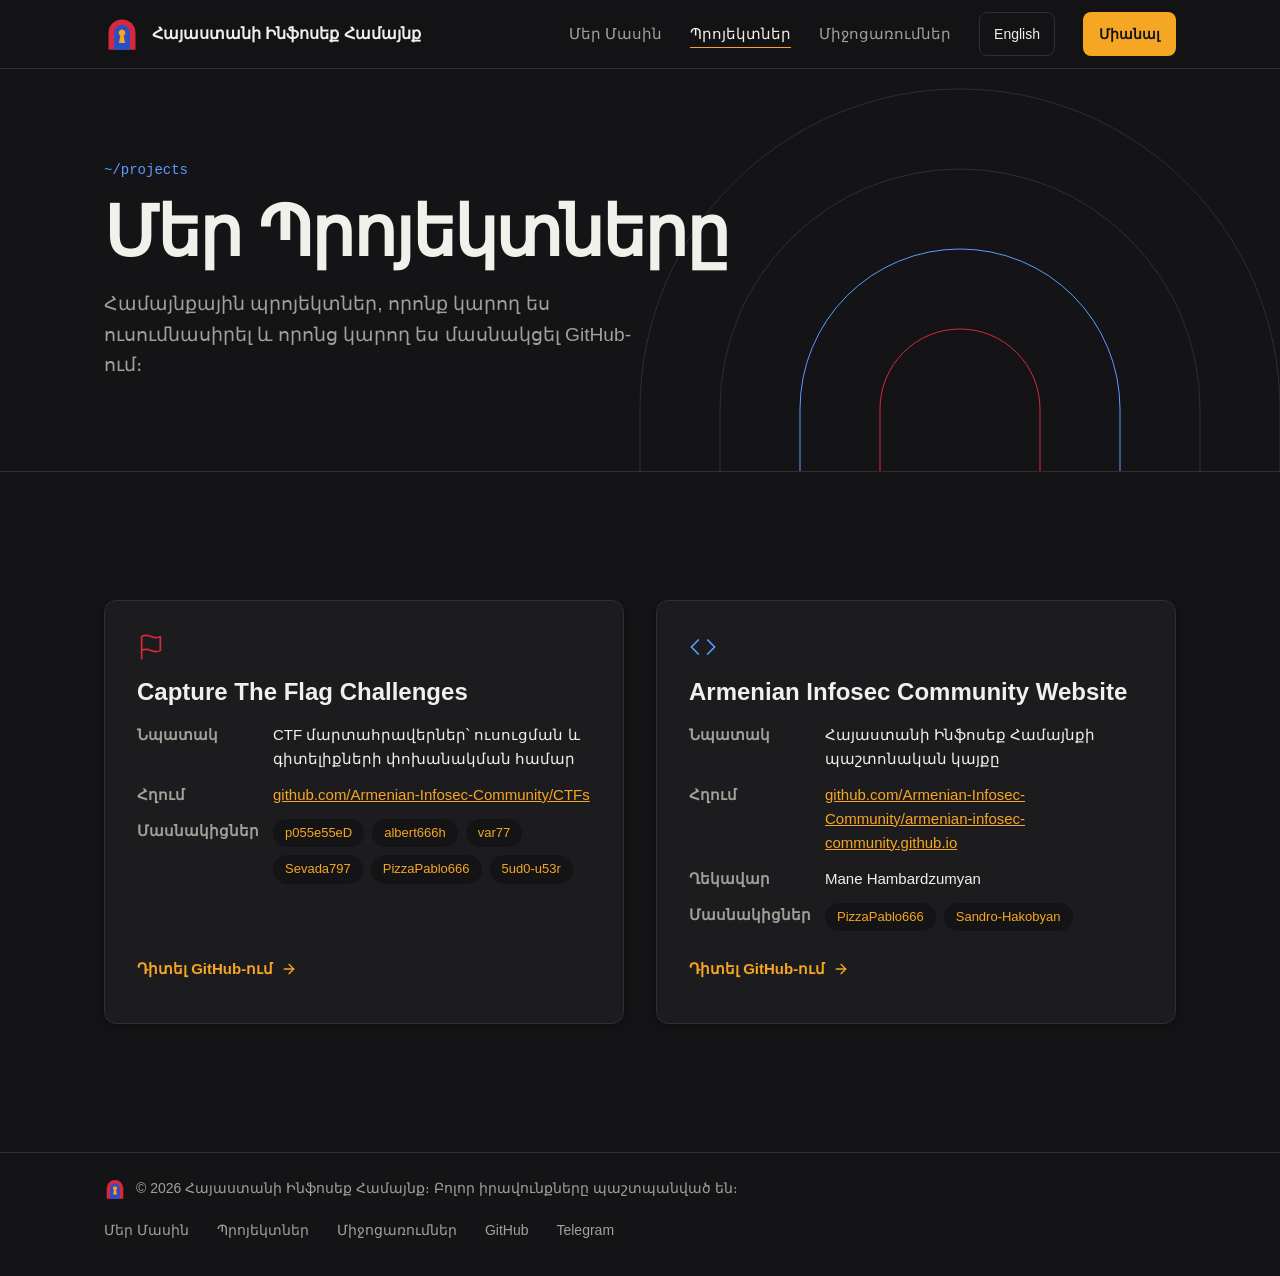
<file: am/projects.html>
<!DOCTYPE html>
<html lang="hy">
<head>
    <meta charset="UTF-8">
    <meta name="viewport" content="width=device-width, initial-scale=1.0">
    <title>Պրոյեկտներ | AIC</title>
    <meta name="description" content="Հայաստանի Ինֆոսեք Համայնքի բաց պրոյեկտները, այդ թվում՝ CTF մարտահրավերներ։">
    <link rel="icon" href="/images/aic-mark.svg" type="image/svg+xml">
    <link rel="alternate" hreflang="en" href="https://infosec-community.am/projects.html">
    <link rel="stylesheet" href="/assets/site.css">
</head>
<body>
    <a class="skip" href="#main">Անցնել բովանդակությանը</a>
    <header class="site-header">
        <div class="wrap">
            <a class="brand" href="/am/"><svg aria-hidden="true"><use href="/assets/icons.svg#mark"></use></svg><span>Հայաստանի Ինֆոսեք Համայնք</span></a>
            <nav class="site-nav" aria-label="Հիմնական">
                <a class="navlink" href="/am/about.html">Մեր Մասին</a>
                <a class="navlink" href="/am/projects.html" aria-current="page">Պրոյեկտներ</a>
                <a class="navlink" href="/am/events.html">Միջոցառումներ</a>
                <a class="lang" href="/projects.html" lang="en">English</a>
                <a class="btn btn-primary btn-small" href="https://t.me/+4tjTBk0jC0E3NDRi" target="_blank" rel="noopener">Միանալ</a>
            </nav>
        </div>
    </header>

    <main id="main">
        <section class="hero page-hero">
            <svg class="hero-arches" aria-hidden="true" viewBox="0 0 720 1600">
                <path class="arch" pathLength="1" d="M40 1600 V340 A320 320 0 0 1 680 340 V1600"></path>
                <path class="arch a2" pathLength="1" d="M120 1600 V340 A240 240 0 0 1 600 340 V1600"></path>
                <path class="arch a3" pathLength="1" d="M200 1600 V340 A160 160 0 0 1 520 340 V1600"></path>
                <path class="arch a4" pathLength="1" d="M280 1600 V340 A80 80 0 0 1 440 340 V1600"></path>
            </svg>
            <div class="wrap hero-inner">
                <p class="label rise">~/projects</p>
                <h1 class="rise d1">Մեր Պրոյեկտները</h1>
                <p class="hero-lede rise d2">Համայնքային պրոյեկտներ, որոնք կարող ես ուսումնասիրել և որոնց կարող ես մասնակցել GitHub-ում։</p>
            </div>
        </section>

        <section class="rule">
            <div class="wrap sec">
                <div class="cards">
                    <article class="card" id="ctf">
                        <svg class="card-icon ic-red" aria-hidden="true"><use href="/assets/icons.svg#flag"></use></svg>
                        <h2 class="h3">Capture The Flag Challenges</h2>
                        <dl class="info">
                            <div><dt>Նպատակ</dt><dd>CTF մարտահրավերներ՝ ուսուցման և գիտելիքների փոխանակման համար</dd></div>
                            <div><dt>Հղում</dt><dd><a href="https://github.com/Armenian-Infosec-Community/CTFs" target="_blank" rel="noopener">github.com/Armenian-Infosec-Community/CTFs</a></dd></div>
                            <div><dt>Մասնակիցներ</dt><dd><div class="chips"><span class="chip">p055e55eD</span><span class="chip">albert666h</span><span class="chip">var77</span><span class="chip">Sevada797</span><span class="chip">PizzaPablo666</span><span class="chip">5ud0-u53r</span></div></dd></div>
                        </dl>
                        <a class="textlink" href="https://github.com/Armenian-Infosec-Community/CTFs" target="_blank" rel="noopener"><span>Դիտել GitHub-ում</span><svg aria-hidden="true"><use href="/assets/icons.svg#arrow"></use></svg></a>
                    </article>
                    <article class="card" id="website">
                        <svg class="card-icon ic-blue" aria-hidden="true"><use href="/assets/icons.svg#code"></use></svg>
                        <h2 class="h3">Armenian Infosec Community Website</h2>
                        <dl class="info">
                            <div><dt>Նպատակ</dt><dd>Հայաստանի Ինֆոսեք Համայնքի պաշտոնական կայքը</dd></div>
                            <div><dt>Հղում</dt><dd><a href="https://github.com/Armenian-Infosec-Community/armenian-infosec-community.github.io" target="_blank" rel="noopener">github.com/Armenian-Infosec-Community/armenian-infosec-community.github.io</a></dd></div>
                            <div><dt>Ղեկավար</dt><dd>Mane Hambardzumyan</dd></div>
                            <div><dt>Մասնակիցներ</dt><dd><div class="chips"><span class="chip">PizzaPablo666</span><span class="chip">Sandro-Hakobyan</span></div></dd></div>
                        </dl>
                        <a class="textlink" href="https://github.com/Armenian-Infosec-Community/armenian-infosec-community.github.io" target="_blank" rel="noopener"><span>Դիտել GitHub-ում</span><svg aria-hidden="true"><use href="/assets/icons.svg#arrow"></use></svg></a>
                    </article>
                </div>
            </div>
        </section>
    </main>

    <footer class="site-footer">
        <div class="wrap">
            <span class="copyright"><svg aria-hidden="true"><use href="/assets/icons.svg#mark"></use></svg><span>© 2026 Հայաստանի Ինֆոսեք Համայնք։ Բոլոր իրավունքները պաշտպանված են։</span></span>
            <nav aria-label="Ստորին">
                <a class="foot" href="/am/about.html">Մեր Մասին</a>
                <a class="foot" href="/am/projects.html">Պրոյեկտներ</a>
                <a class="foot" href="/am/events.html">Միջոցառումներ</a>
                <a class="foot" href="https://github.com/Armenian-Infosec-Community" target="_blank" rel="noopener">GitHub</a>
                <a class="foot" href="https://t.me/+4tjTBk0jC0E3NDRi" target="_blank" rel="noopener">Telegram</a>
            </nav>
        </div>
    </footer>
</body>
</html>
</file>
<file: assets/site.css>
:root {
  --ground: #141416;
  --surface: #1c1c1f;
  --chip-fill: #2a2a2f;
  --border: #2e2e33;
  --ink: #f2f0eb;
  --muted: #a3a09a;
  --accent: #f5a623;
  --accent-soft: #ffc65c;
  --red: #d6293e;
  --blue: #5b9bff;
  --on-accent: #141416;
  --font-sans: -apple-system, BlinkMacSystemFont, 'Segoe UI', Roboto, Oxygen, Ubuntu, Cantarell, sans-serif;
  --font-mono: ui-monospace, 'SF Mono', 'Cascadia Code', Consolas, Menlo, monospace;
  --gutter: clamp(20px, 5vw, 64px);
}

* { box-sizing: border-box; }
html { scroll-behavior: smooth; }
body { margin: 0; background: var(--ground); color: var(--ink); font-family: var(--font-sans); line-height: 1.6; }
a { color: var(--accent); }
a:hover { color: var(--accent-soft); }
a:focus-visible { outline: 2px solid var(--accent); outline-offset: 2px; }
section, article { scroll-margin-top: 88px; }
h1, h2, h3, p, blockquote, ul, dl, dd { margin: 0; }
ul { padding: 0; list-style: none; }

.wrap { max-width: 1200px; margin: 0 auto; padding-left: var(--gutter); padding-right: var(--gutter); }
.skip { position: absolute; left: -9999px; }
.skip:focus { left: 16px; top: 16px; z-index: 20; background: var(--accent); color: var(--on-accent); padding: 8px 14px; border-radius: 8px; }

/* Header */
.site-header { position: sticky; top: 0; z-index: 10; background: rgba(20, 20, 22, 0.86); -webkit-backdrop-filter: blur(10px); backdrop-filter: blur(10px); border-bottom: 1px solid var(--border); }
.site-header .wrap { padding-top: 12px; padding-bottom: 12px; display: flex; flex-wrap: wrap; align-items: center; justify-content: space-between; gap: 8px 32px; }
.brand { display: inline-flex; align-items: center; gap: 12px; min-height: 44px; color: var(--ink); text-decoration: none; font-weight: 600; font-size: 16px; }
.brand:hover { color: var(--ink); }
.brand svg { width: 36px; height: 36px; flex: none; }
.site-nav { display: flex; flex-wrap: wrap; align-items: center; gap: 4px 28px; }
.navlink { color: var(--muted); text-decoration: none; font-size: 15px; display: inline-flex; align-items: center; min-height: 44px; position: relative; transition: color 0.3s; }
.navlink::after { content: ''; position: absolute; left: 0; right: 0; bottom: 8px; height: 1px; background: var(--accent); transform: scaleX(0); transform-origin: left; transition: transform 0.3s; }
.navlink:hover, .navlink[aria-current="page"] { color: var(--ink); }
.navlink:hover::after, .navlink[aria-current="page"]::after { transform: scaleX(1); }
.lang { color: var(--ink); text-decoration: none; font-size: 14px; display: inline-flex; align-items: center; min-height: 44px; padding: 0 14px; border: 1px solid var(--border); border-radius: 8px; transition: background 0.3s, color 0.3s, border-color 0.3s; }
.lang:hover { background: var(--accent); color: var(--on-accent); border-color: var(--accent); }

/* Buttons and links */
.btn { display: inline-flex; align-items: center; gap: 10px; min-height: 48px; padding: 0 22px; border-radius: 8px; font-size: 15px; font-weight: 600; text-decoration: none; transition: background 0.3s, color 0.3s, border-color 0.3s; }
.btn svg { width: 18px; height: 18px; transition: transform 0.3s; }
.btn:hover svg { transform: translateX(4px); }
.btn-primary { background: var(--accent); color: var(--on-accent); }
.btn-primary:hover { background: var(--accent-soft); color: var(--on-accent); }
.btn-ghost { border: 1px solid var(--border); color: var(--ink); }
.btn-ghost:hover { border-color: var(--accent); color: var(--accent); }
.btn-small { min-height: 44px; padding: 0 16px; font-size: 14px; }
.btn-row { display: flex; flex-wrap: wrap; gap: 12px; }
.textlink { display: inline-flex; align-items: center; gap: 8px; min-height: 44px; color: var(--accent); text-decoration: none; font-size: 15px; font-weight: 600; transition: color 0.3s; }
.textlink svg { width: 16px; height: 16px; transition: transform 0.3s; }
.textlink:hover { color: var(--accent-soft); }
.textlink:hover svg { transform: translateX(4px); }

/* Type */
.label { font-family: var(--font-mono); font-size: 14px; color: var(--blue); }
.h2 { font-size: clamp(32px, 4vw, 48px); line-height: 1.12; letter-spacing: -0.02em; font-weight: 600; }
.h3 { font-size: 24px; line-height: 1.25; font-weight: 600; }
.muted { color: var(--muted); }
.sec { padding-top: clamp(72px, 10vw, 128px); padding-bottom: clamp(72px, 10vw, 128px); }
.rule { border-top: 1px solid var(--border); }
.band { background: var(--surface); border-top: 1px solid var(--border); border-bottom: 1px solid var(--border); }
.sec-head { display: flex; flex-wrap: wrap; align-items: flex-end; justify-content: space-between; gap: 12px 32px; margin-bottom: 56px; }
.sec-head .label { margin-bottom: 12px; }

/* Hero */
.hero { position: relative; overflow: hidden; }
.hero-arches { position: absolute; top: 0; right: max(-40px, calc(50% - 760px)); width: 720px; height: 1600px; pointer-events: none; }
.arch { fill: none; stroke: var(--border); stroke-width: 1; stroke-dasharray: 1; animation: draw 2.2s cubic-bezier(0.4, 0, 0.2, 1) both; }
.arch.a2 { animation-delay: 0.2s; }
.arch.a3 { animation-delay: 0.4s; stroke: var(--blue); }
.arch.a4 { animation-delay: 0.6s; stroke: var(--red); }
.hero-inner { position: relative; padding-top: clamp(64px, 9vw, 128px); padding-bottom: clamp(64px, 9vw, 128px); display: flex; flex-wrap: wrap; align-items: center; gap: 56px; }
.hero-copy { flex: 1.25 1 480px; min-width: 0; }
.hero-copy .label { margin-bottom: 20px; }
.hero h1 { font-size: clamp(48px, 6vw, 84px); line-height: 1.04; letter-spacing: -0.03em; font-weight: 600; }
.hero h1 span { color: var(--accent); }
.hero-lede { margin-top: 28px; max-width: 540px; font-size: clamp(17px, 1.5vw, 20px); color: var(--muted); }
.hero .btn-row { margin-top: 36px; }

.page-hero .hero-inner { display: block; padding-top: clamp(56px, 7vw, 96px); padding-bottom: clamp(56px, 7vw, 96px); }
.page-hero .label { margin-bottom: 16px; }
.page-hero h1 { font-size: clamp(44px, 5.4vw, 72px); }
.page-hero .hero-lede { margin-top: 20px; }

/* Terminal */
.terminal { flex: 1 1 400px; min-width: 0; background: var(--surface); border: 1px solid var(--border); border-radius: 12px; box-shadow: 0 2px 8px rgba(0, 0, 0, 0.3); overflow: hidden; }
.term-bar { padding: 12px 20px; border-bottom: 1px solid var(--border); font-family: var(--font-mono); font-size: 13px; color: var(--muted); }
.term-body { padding: 20px; font-family: var(--font-mono); font-size: 14px; line-height: 1.6; }
.term-body div { color: var(--muted); overflow-wrap: anywhere; white-space: pre-wrap; }
.term-body .cmd { color: var(--ink); }
.term-body .cmd::before { content: '$'; color: var(--blue); margin-right: 1ch; }
.cursor { display: inline-block; width: 8px; height: 16px; margin-left: 2px; vertical-align: -2px; background: var(--blue); animation: blink 1.1s steps(2, start) infinite; }

/* Facts */
.facts { border-top: 1px solid var(--border); border-bottom: 1px solid var(--border); }
.facts .wrap { padding-top: 36px; padding-bottom: 36px; display: grid; grid-template-columns: repeat(auto-fit, minmax(min(100%, 200px), 1fr)); gap: 28px; }
.fact-value { font-size: 32px; font-weight: 600; letter-spacing: -0.02em; line-height: 1.2; }
.fact-label { font-size: 14px; color: var(--muted); }

/* Purpose grid */
.cells { display: grid; grid-template-columns: repeat(auto-fit, minmax(min(100%, 300px), 1fr)); gap: 48px 56px; }
.cell-icon { width: 28px; height: 28px; color: var(--accent); transition: transform 0.3s, color 0.3s; }
.cell:nth-child(3n+1) .cell-icon { color: var(--red); }
.cell:nth-child(3n+2) .cell-icon { color: var(--blue); }
.cell:hover .cell-icon { transform: translateY(-3px); color: var(--accent-soft); }
.cell p { margin-top: 16px; font-size: 18px; line-height: 1.5; }

/* Timeline */
.timeline { position: relative; }
.tl-line { position: absolute; top: 8px; left: 0; right: 0; height: 1px; background: var(--border); }
.tl-progress { right: auto; width: 72%; background: var(--red); }
.tl-grid { position: relative; display: grid; grid-template-columns: repeat(5, minmax(0, 1fr)); gap: 24px; }
.tl-grid .when { font-size: 13px; }
.dot { width: 17px; height: 17px; border-radius: 50%; background: var(--red); margin-bottom: 28px; }
.dot-next { position: relative; width: 17px; height: 17px; border-radius: 50%; border: 1px solid var(--blue); background: var(--ground); margin-bottom: 28px; }
.dot-next::after { content: ''; position: absolute; inset: -1px; border-radius: 50%; border: 1px solid var(--blue); animation: ring 2.4s ease-out infinite; }
.when { font-family: var(--font-mono); font-size: 14px; color: var(--muted); margin-bottom: 8px; }
.tl-grid .h3 { margin-bottom: 12px; }

/* Cards */
.card { background: var(--surface); border: 1px solid var(--border); border-radius: 12px; box-shadow: 0 2px 8px rgba(0, 0, 0, 0.3); padding: 32px; display: flex; flex-direction: column; gap: 16px; transition: transform 0.3s, box-shadow 0.3s, border-color 0.3s; }
.card:hover { transform: translateY(-4px); box-shadow: 0 4px 16px rgba(245, 166, 35, 0.22); border-color: var(--accent); }
.card-icon { width: 28px; height: 28px; }
.ic-red { color: var(--red); }
.ic-blue { color: var(--blue); }
.cards { display: grid; grid-template-columns: repeat(auto-fit, minmax(min(100%, 400px), 1fr)); gap: 32px; }
.stack { display: grid; gap: 32px; }
.chips { display: flex; flex-wrap: wrap; gap: 8px; }
.chip { background: var(--ground); color: var(--accent); padding: 4px 12px; border-radius: 15px; font-size: 13px; white-space: nowrap; }
.status { align-self: flex-start; font-family: var(--font-mono); font-size: 13px; padding: 2px 12px; border-radius: 15px; border: 1px solid var(--border); color: var(--muted); }
.status.next { border-color: var(--blue); color: var(--blue); }
.card .textlink { margin-top: auto; }
.info { display: grid; gap: 12px; }
.info > div { display: grid; grid-template-columns: 120px minmax(0, 1fr); gap: 16px; }
.info dt { color: var(--muted); font-size: 15px; font-weight: 600; }
.info dd { font-size: 15px; overflow-wrap: anywhere; }

/* About */
.split { display: grid; grid-template-columns: minmax(0, 1fr) minmax(0, 2fr); gap: 32px 80px; }
.split .label { margin-bottom: 12px; }
.prose { font-size: 18px; color: var(--muted); max-width: 720px; display: grid; gap: 20px; }
.values li { padding: 18px 0; border-top: 1px solid var(--border); font-size: clamp(22px, 2.4vw, 30px); line-height: 1.3; letter-spacing: -0.01em; font-weight: 500; transition: color 0.3s, padding-left 0.3s; }
.values li:last-child { border-bottom: 1px solid var(--border); }
.values li:hover { color: var(--accent); padding-left: 12px; }
.values-intro { margin-bottom: 24px; }

/* Lore */
.lore .wrap { max-width: 920px; }
.lore .label { margin-bottom: 20px; }
.lore blockquote { font-size: clamp(28px, 3.6vw, 44px); line-height: 1.22; letter-spacing: -0.02em; font-weight: 500; }
.lore .textlink { margin-top: 24px; }

/* Join */
.join .wrap { position: relative; padding-top: clamp(72px, 10vw, 128px); }
.arches { position: absolute; left: var(--gutter); right: var(--gutter); bottom: 0; overflow: hidden; }
.arches svg { display: block; width: 100%; height: auto; }
.arches img { position: absolute; left: 77.5%; bottom: 0; width: 20%; height: 90%; object-fit: cover; border-radius: 999px 999px 0 0; }
.join-copy { position: relative; padding-bottom: calc(min(12.5vw, 150px) + 48px); }
.join-copy h2 { font-size: clamp(36px, 5vw, 64px); line-height: 1.08; letter-spacing: -0.03em; font-weight: 600; }
.join-copy p { margin-top: 24px; max-width: 520px; font-size: 18px; color: var(--muted); }
.join-copy .btn-row { margin-top: 32px; }

/* Footer */
.site-footer { border-top: 1px solid var(--border); }
.site-footer .wrap { padding-top: 24px; padding-bottom: 24px; display: flex; flex-wrap: wrap; align-items: center; justify-content: space-between; gap: 8px 32px; }
.copyright { display: inline-flex; align-items: center; gap: 10px; font-size: 14px; color: var(--muted); }
.copyright svg { width: 22px; height: 22px; flex: none; }
.site-footer nav { display: flex; flex-wrap: wrap; gap: 4px 28px; }
.foot { color: var(--muted); text-decoration: none; font-size: 14px; display: inline-flex; align-items: center; min-height: 44px; transition: color 0.3s; }
.foot:hover { color: var(--accent); }

/* Motion */
.rise { animation: rise 0.9s cubic-bezier(0.2, 0.7, 0.2, 1) both; }
.d1 { animation-delay: 0.08s; }
.d2 { animation-delay: 0.2s; }
.d3 { animation-delay: 0.32s; }
.d4 { animation-delay: 0.46s; }
@keyframes rise { from { opacity: 0; transform: translateY(18px); } to { opacity: 1; transform: none; } }
@keyframes draw { from { stroke-dashoffset: 1; } to { stroke-dashoffset: 0; } }
@keyframes blink { to { visibility: hidden; } }
@keyframes ring { from { transform: scale(1); opacity: 0.9; } to { transform: scale(2.4); opacity: 0; } }
@keyframes reveal { from { opacity: 0; transform: translateY(28px); } to { opacity: 1; transform: none; } }
@keyframes growx { from { transform: scaleX(0); } to { transform: scaleX(1); } }
@keyframes arcrise { from { transform: translateY(100%); } to { transform: none; } }

@supports (animation-timeline: view()) {
  .reveal { animation: reveal linear both; animation-timeline: view(); animation-range: entry 0% entry 55%; }
  .tl-progress { transform-origin: left; animation: growx linear both; animation-timeline: view(); animation-range: entry 40% cover 55%; }
  .arches { view-timeline-name: --arches; }
  .arc { transform-box: fill-box; animation: arcrise linear both; animation-timeline: --arches; }
}

/* Large screens: scale the whole page so it does not look small */
@media (min-width: 2000px) {
  html { zoom: 1.3; }
}
@media (min-width: 3200px) {
  html { zoom: 1.75; }
}

@media (max-width: 1120px) {
  .join-copy { padding-bottom: calc(25vw + 32px); }
}
@media (max-width: 1099px) {
  .tl-line { display: none; }
  .tl-grid { grid-template-columns: minmax(0, 1fr); gap: 40px; }
  .tl-grid article { position: relative; padding-left: 40px; }
  .tl-grid article:not(:last-child)::before { content: ''; position: absolute; left: 8px; top: 8px; bottom: -40px; width: 1px; background: var(--red); }
  .tl-grid .dot, .tl-grid .dot-next { position: absolute; left: 0; top: 4px; margin: 0; }
}
@media (max-width: 760px) {
  .split { grid-template-columns: minmax(0, 1fr); }
  .info > div { grid-template-columns: minmax(0, 1fr); gap: 2px; }
}
@media (prefers-reduced-motion: reduce) {
  html { scroll-behavior: auto; }
  *, *::before, *::after { animation: none !important; transition: none !important; }
}
</file>
